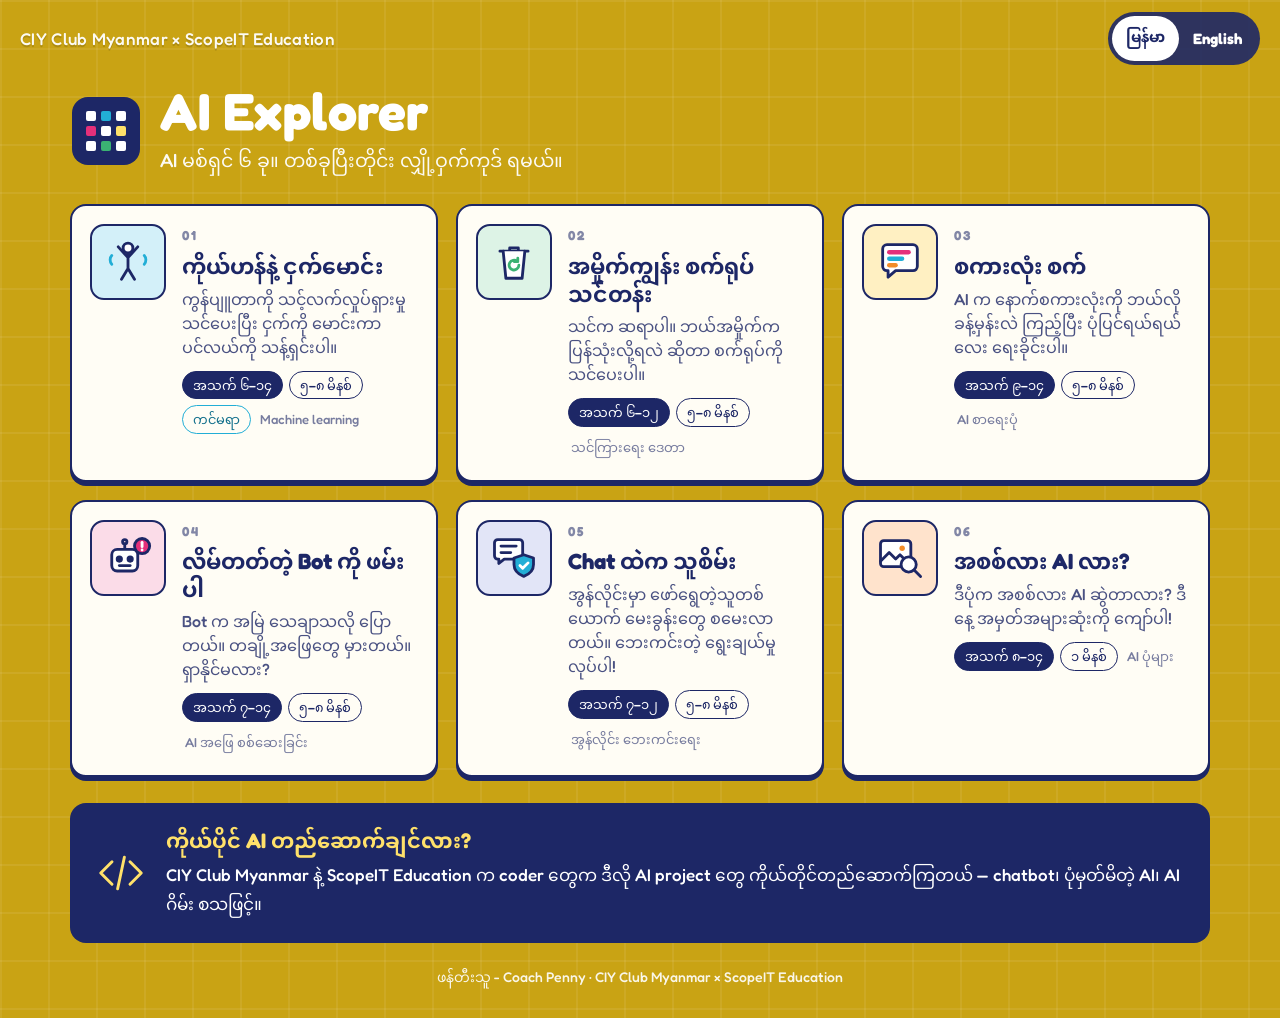
<file: index.html>
<!doctype html>
<html lang="my">
<head>
<meta charset="utf-8">
<meta name="viewport" content="width=device-width,initial-scale=1">
<title>AI Explorer</title>
<link rel="stylesheet" href="assets/common.css">
<style>
  .hero{display:flex;align-items:center;gap:18px;color:#fff;margin:8px 0 28px}
  .hero .mark{flex:none}
  .hero h2{margin:0;font-size:52px;line-height:1;letter-spacing:.5px}
  .hero .sub{font-size:19px;opacity:.95;margin-top:6px}
  .grid{display:grid;grid-template-columns:repeat(auto-fill,minmax(340px,1fr));gap:18px}
  .game{display:grid;grid-template-columns:76px 1fr;gap:16px;text-decoration:none;color:var(--ink);background:var(--paper);
    border:2px solid var(--ink);border-radius:16px;box-shadow:0 4px 0 var(--ink);padding:18px;transition:transform .12s,box-shadow .12s}
  .game:hover{transform:translateY(-2px);box-shadow:0 6px 0 var(--ink)}
  .tile{width:76px;height:76px;border-radius:14px;display:flex;align-items:center;justify-content:center;border:2px solid var(--ink)}
  .tile svg{width:52px;height:52px}
  .body{display:flex;flex-direction:column;gap:6px;min-width:0}
  .no{font-size:13px;letter-spacing:1.5px;opacity:.55;font-weight:700}
  .game h3{margin:0;font-size:22px;line-height:1.25}
  .game p{margin:0;font-size:16px;opacity:.8;line-height:1.5}
  .meta{display:flex;flex-wrap:wrap;gap:6px;margin-top:6px;font-size:13px}
  .meta span{border:1.5px solid var(--ink);border-radius:999px;padding:2px 10px;white-space:nowrap}
  .meta .age{background:var(--ink);color:#fff}
  .meta .camtag{border-color:var(--cyan);color:#13708C}
  .meta .topic{border-color:transparent;padding-left:2px;opacity:.6}
  .promo{display:grid;grid-template-columns:auto 1fr;gap:18px;align-items:center;background:var(--ink);color:#fff;border-radius:16px;padding:20px 24px;margin-top:26px;font-size:17px}
  .promo b{font-size:21px;color:#FFE16A}
  .promo .contact{margin-top:4px;font-size:15px;opacity:.85}
  .foot{color:#fff;text-align:center;margin-top:22px;font-size:14px;opacity:.9}
  @media (max-width:560px){.hero h2{font-size:38px}.game{grid-template-columns:60px 1fr}.tile{width:60px;height:60px}.tile svg{width:42px;height:42px}}
</style>
</head>
<body>
<header class="topbar">
  <h1 style="font-size:17px;font-weight:500;opacity:.95">CIY Club Myanmar × ScopeIT Education</h1>
  <div class="lang"><button data-l="my">မြန်မာ</button><button data-l="en">English</button></div>
</header>

<div class="wrap">
  <div class="hero">
    <svg class="mark" width="72" height="72" viewBox="0 0 72 72" aria-hidden="true">
      <rect x="2" y="2" width="68" height="68" rx="16" fill="#1D2766"/>
      <g fill="#fff">
        <rect x="16" y="16" width="10" height="10" rx="2"/><rect x="31" y="16" width="10" height="10" rx="2" fill="#22AED6"/><rect x="46" y="16" width="10" height="10" rx="2"/>
        <rect x="16" y="31" width="10" height="10" rx="2" fill="#E5307A"/><rect x="31" y="31" width="10" height="10" rx="2"/><rect x="46" y="31" width="10" height="10" rx="2" fill="#FFE16A"/>
        <rect x="16" y="46" width="10" height="10" rx="2"/><rect x="31" y="46" width="10" height="10" rx="2" fill="#3BB273"/><rect x="46" y="46" width="10" height="10" rx="2"/>
      </g>
    </svg>
    <div>
      <h2>AI Explorer</h2>
      <div class="sub" data-t="sub"></div>
    </div>
  </div>

  <div class="grid">
    <a class="game" href="pose-pilot.html">
      <div class="tile" style="background:#D3F0F9"><svg viewBox="0 0 48 48" fill="none" stroke="#1D2766" stroke-width="2.6" stroke-linecap="round" stroke-linejoin="round">
        <circle cx="24" cy="11" r="4.5" fill="#fff"/><path d="M24 16v14M24 20 15 10M24 20l9-10M24 30l-6 10M24 30l6 10"/>
        <path d="M9 18c-2 2-2 6 0 8M39 18c2 2 2 6 0 8" stroke="#22AED6"/></svg></div>
      <div class="body"><span class="no">01</span><h3 data-t="g1"></h3><p data-t="g1d"></p>
        <div class="meta"><span class="age" data-t="a1"></span><span data-t="time"></span><span class="camtag" data-t="cam"></span><span class="topic" data-t="t1"></span></div></div>
    </a>
    <a class="game" href="trash-trainer.html">
      <div class="tile" style="background:#DDF3E6"><svg viewBox="0 0 48 48" fill="none" stroke="#1D2766" stroke-width="2.6" stroke-linecap="round" stroke-linejoin="round">
        <path d="M11 14h26M20 14v-3h8v3"/><path d="M14 14l2.5 25h15L34 14" fill="#fff"/>
        <path d="M28.5 27a4.5 4.5 0 1 1-1.6-3.6" stroke="#3BB273"/><path d="M27.5 20.5v3.2h-3.2" stroke="#3BB273"/></svg></div>
      <div class="body"><span class="no">02</span><h3 data-t="g2"></h3><p data-t="g2d"></p>
        <div class="meta"><span class="age" data-t="a2"></span><span data-t="time"></span><span class="topic" data-t="t2"></span></div></div>
    </a>
    <a class="game" href="word-machine.html">
      <div class="tile" style="background:#FFF0C2"><svg viewBox="0 0 48 48" fill="none" stroke="#1D2766" stroke-width="2.6" stroke-linecap="round" stroke-linejoin="round">
        <path d="M8 12a4 4 0 0 1 4-4h24a4 4 0 0 1 4 4v16a4 4 0 0 1-4 4H20l-7 6v-6h-1a4 4 0 0 1-4-4z" fill="#fff"/>
        <path d="M14 15h18" stroke="#E5307A" stroke-width="4"/><path d="M14 21h12" stroke="#22AED6" stroke-width="4"/><path d="M14 27h6" stroke="#F28C28" stroke-width="4"/></svg></div>
      <div class="body"><span class="no">03</span><h3 data-t="g3"></h3><p data-t="g3d"></p>
        <div class="meta"><span class="age" data-t="a3"></span><span data-t="time"></span><span class="topic" data-t="t3"></span></div></div>
    </a>
    <a class="game" href="liar-bot.html">
      <div class="tile" style="background:#FBDCE8"><svg viewBox="0 0 48 48" fill="none" stroke="#1D2766" stroke-width="2.6" stroke-linecap="round" stroke-linejoin="round">
        <path d="M21 16v-5"/><circle cx="21" cy="9" r="2"/><rect x="9" y="16" width="24" height="20" rx="5" fill="#fff"/>
        <circle cx="16" cy="25" r="2" fill="#1D2766"/><circle cx="26" cy="25" r="2" fill="#1D2766"/><path d="M16 31h10"/>
        <circle cx="37" cy="13" r="7" fill="#E5307A" stroke="#1D2766"/><path d="M37 9.5v4" stroke="#fff"/><path d="M37 16.6v.1" stroke="#fff"/></svg></div>
      <div class="body"><span class="no">04</span><h3 data-t="g4"></h3><p data-t="g4d"></p>
        <div class="meta"><span class="age" data-t="a4"></span><span data-t="time"></span><span class="topic" data-t="t4"></span></div></div>
    </a>
    <a class="game" href="stranger-chat.html">
      <div class="tile" style="background:#E2E5F7"><svg viewBox="0 0 48 48" fill="none" stroke="#1D2766" stroke-width="2.6" stroke-linecap="round" stroke-linejoin="round">
        <path d="M6 10a3 3 0 0 1 3-3h20a3 3 0 0 1 3 3v12a3 3 0 0 1-3 3H15l-5 4v-4H9a3 3 0 0 1-3-3z" fill="#fff"/>
        <path d="M12 13h14M12 19h9"/>
        <path d="M33 21l9 3v6c0 6-4 9-9 11-5-2-9-5-9-11v-6z" fill="#22AED6"/><path d="M29.5 31l2.5 2.5 5-5" stroke="#fff"/></svg></div>
      <div class="body"><span class="no">05</span><h3 data-t="g5"></h3><p data-t="g5d"></p>
        <div class="meta"><span class="age" data-t="a5"></span><span data-t="time"></span><span class="topic" data-t="t5"></span></div></div>
    </a>
    <a class="game" href="real-or-ai.html">
      <div class="tile" style="background:#FFE3CC"><svg viewBox="0 0 48 48" fill="none" stroke="#1D2766" stroke-width="2.6" stroke-linecap="round" stroke-linejoin="round">
        <rect x="6" y="8" width="28" height="24" rx="3" fill="#fff"/><path d="M6 27l8-8 6 6 4-4 10 10"/><circle cx="26" cy="15" r="2.5" fill="#F28C28" stroke="none"/>
        <circle cx="32" cy="30" r="7" fill="#fff"/><path d="M37 35l6 6"/></svg></div>
      <div class="body"><span class="no">06</span><h3 data-t="g6"></h3><p data-t="g6d"></p>
        <div class="meta"><span class="age" data-t="a6"></span><span data-t="time1"></span><span class="topic" data-t="t6"></span></div></div>
    </a>
  </div>

  <div class="promo">
    <svg width="54" height="54" viewBox="0 0 48 48" fill="none" stroke="#FFE16A" stroke-width="2.6" stroke-linecap="round" stroke-linejoin="round" aria-hidden="true">
      <path d="M16 14 6 24l10 10M32 14l10 10-10 10M27 10l-6 28"/></svg>
    <div><b data-t="promoTitle"></b><br><span data-t="promoText"></span><div class="contact" id="contact"></div></div>
  </div>
  <div class="foot"><span data-t="credit"></span> · CIY Club Myanmar × ScopeIT Education</div>
</div>

<script src="assets/common.js"></script>
<script>
const T = {
  t1: { en: "Machine learning", my: "Machine learning" },
  t2: { en: "Training data", my: "သင်ကြားရေး ဒေတာ" },
  t3: { en: "How AI writes", my: "AI စာရေးပုံ" },
  t4: { en: "Checking AI answers", my: "AI အဖြေ စစ်ဆေးခြင်း" },
  t5: { en: "Online safety", my: "အွန်လိုင်း ဘေးကင်းရေး" },
  t6: { en: "AI pictures", my: "AI ပုံများ" },
  a1: { en: "Ages 6–14", my: "အသက် ၆–၁၄" },
  a2: { en: "Ages 6–12", my: "အသက် ၆–၁၂" },
  a3: { en: "Ages 9–14", my: "အသက် ၉–၁၄" },
  a4: { en: "Ages 7–14", my: "အသက် ၇–၁၄" },
  a5: { en: "Ages 7–12", my: "အသက် ၇–၁၂" },
  a6: { en: "Ages 8–14", my: "အသက် ၈–၁၄" },
  time: { en: "5–8 min", my: "၅–၈ မိနစ်" },
  time1: { en: "1 min", my: "၁ မိနစ်" },
  cam: { en: "Camera", my: "ကင်မရာ" },
  promoTitle: { en: "Want to build your own AI?", my: "ကိုယ်ပိုင် AI တည်ဆောက်ချင်လား?" },
  promoText: { en: "Coders at CIY Club Myanmar and ScopeIT Education build AI projects like these: chatbots, image recognition, AI games and more.",
               my: "CIY Club Myanmar နဲ့ ScopeIT Education က coder တွေက ဒီလို AI project တွေ ကိုယ်တိုင်တည်ဆောက်ကြတယ် — chatbot၊ ပုံမှတ်မိတဲ့ AI၊ AI ဂိမ်း စသဖြင့်။" },
  credit: { en: "Created by Coach Penny", my: "ဖန်တီးသူ - Coach Penny" },
  sub: { en: "Six AI missions. Finish one and you get a secret code.",
         my: "AI မစ်ရှင် ၆ ခု။ တစ်ခုပြီးတိုင်း လျှို့ဝှက်ကုဒ် ရမယ်။" },
  g1: { en: "Pose Pilot", my: "ကိုယ်ဟန်နဲ့ ငှက်မောင်း" },
  g1d:{ en: "Teach the computer your arm moves, then fly a bird to clean the ocean.",
        my: "ကွန်ပျူတာကို သင့်လက်လှုပ်ရှားမှု သင်ပေးပြီး ငှက်ကို မောင်းကာ ပင်လယ်ကို သန့်ရှင်းပါ။" },
  g2: { en: "Trash Island Trainer", my: "အမှိုက်ကျွန်း စက်ရုပ်သင်တန်း" },
  g2d:{ en: "You are the teacher. Teach a robot which trash can be recycled.",
        my: "သင်က ဆရာပါ။ ဘယ်အမှိုက်က ပြန်သုံးလို့ရလဲ ဆိုတာ စက်ရုပ်ကို သင်ပေးပါ။" },
  g3: { en: "The Word Machine", my: "စကားလုံး စက်" },
  g3d:{ en: "See how AI guesses the next word, and steer it to write a silly story.",
        my: "AI က နောက်စကားလုံးကို ဘယ်လိုခန့်မှန်းလဲ ကြည့်ပြီး ပုံပြင်ရယ်ရယ်လေး ရေးခိုင်းပါ။" },
  g4: { en: "Catch the Liar Bot", my: "လိမ်တတ်တဲ့ Bot ကို ဖမ်းပါ" },
  g4d:{ en: "The bot always sounds sure. Some answers are wrong. Can you spot them?",
        my: "Bot က အမြဲ သေချာသလို ပြောတယ်။ တချို့အဖြေတွေ မှားတယ်။ ရှာနိုင်မလား?" },
  g5: { en: "Stranger in the Chat", my: "Chat ထဲက သူစိမ်း" },
  g5d:{ en: "Someone friendly starts asking questions online. Make safe choices!",
        my: "အွန်လိုင်းမှာ ဖော်ရွေတဲ့သူတစ်ယောက် မေးခွန်းတွေ စမေးလာတယ်။ ဘေးကင်းတဲ့ ရွေးချယ်မှု လုပ်ပါ!" },
  g6: { en: "Real or AI?", my: "အစစ်လား AI လား?" },
  g6d:{ en: "Is the picture real or made by AI? Beat today’s high score!",
        my: "ဒီပုံက အစစ်လား AI ဆွဲတာလား? ဒီနေ့ အမှတ်အများဆုံးကို ကျော်ပါ!" }
};
document.getElementById("contact").textContent = BRAND.contact;
document.querySelectorAll(".lang button").forEach(b => b.onclick = () => setLang(b.dataset.l, T));
applyLang(T);
</script>
</body>
</html>
</file>
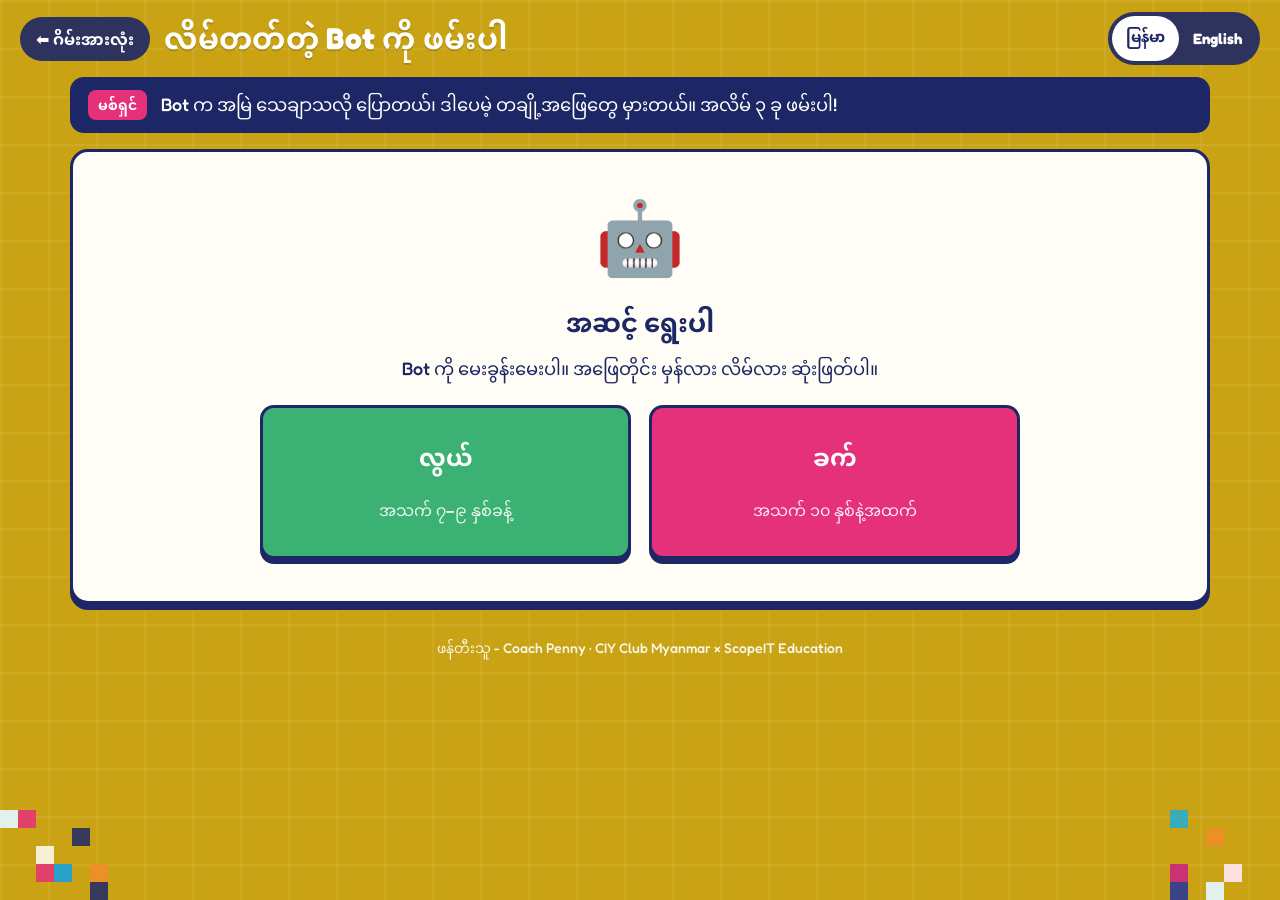
<file: liar-bot.html>
<!doctype html>
<html lang="my">
<head>
<meta charset="utf-8">
<meta name="viewport" content="width=device-width,initial-scale=1">
<title>Catch the Liar Bot</title>
<link rel="stylesheet" href="assets/common.css">
<style>
  .levels{display:grid;grid-template-columns:1fr 1fr;gap:18px;max-width:760px;margin:20px auto}
  .lvl{font-size:24px;padding:26px 14px;flex-direction:column}
  .lvl span{font-size:16px;font-weight:500;opacity:.9}
  .game{display:grid;grid-template-columns:320px 1fr;gap:18px}
  @media (max-width:900px){.game{grid-template-columns:1fr}}
  .qs{display:flex;flex-direction:column;gap:8px;max-height:70vh;overflow:auto;padding-right:4px}
  .q{text-align:left;border:2px solid var(--ink);background:#fff;border-radius:12px;padding:10px 12px;font-size:16px;font-weight:500;cursor:pointer;font-family:inherit;color:var(--ink)}
  .q:hover{background:var(--cream)}
  .q:disabled{opacity:.4;cursor:default;text-decoration:line-through}
  .chat{display:flex;flex-direction:column;min-height:460px}
  .bothead{display:flex;align-items:center;gap:12px;border-bottom:2px dashed #D7CFAF;padding-bottom:10px;margin-bottom:10px}
  .bothead .av{font-size:46px}
  .bothead b{font-size:22px}
  .counter{margin-left:auto;display:flex;gap:6px;font-size:30px}
  .msgs{flex:1;display:flex;flex-direction:column;gap:10px;overflow:auto;max-height:52vh;padding:4px}
  .m{max-width:78%;padding:10px 14px;border-radius:16px;font-size:19px;animation:pop .2s}
  .m.me{align-self:flex-end;background:var(--cyan);color:#fff;border-bottom-right-radius:4px}
  .m.bot{align-self:flex-start;background:var(--cream);border:2px solid var(--ink);border-bottom-left-radius:4px}
  .m.note{align-self:center;max-width:92%;font-size:16px;border-radius:12px;background:#fff;border:2px solid var(--ink)}
  .m.note.good{background:#E6F8EE;border-color:var(--green)} .m.note.oops{background:#FDEDED;border-color:var(--red)}
  .judge{display:flex;gap:14px;justify-content:center;margin-top:12px}
  .dots::after{content:"●●●";letter-spacing:3px;animation:blink 1s infinite}
  @keyframes blink{50%{opacity:.3}}
  .hint{text-align:center;font-size:17px;margin-top:8px}
</style>
</head>
<body>
<div class="wrap">
  <div class="mission"><span class="tag" data-t="mission"></span><span data-t="missionText"></span></div>

  <div class="panel center" id="pick">
    <div style="font-size:72px">🤖</div>
    <h2 data-t="pickTitle"></h2>
    <p data-t="pickSub"></p>
    <div class="levels">
      <button class="btn green lvl" data-lv="easy"><b data-t="easy"></b><span data-t="easyAge"></span></button>
      <button class="btn pink lvl" data-lv="hard"><b data-t="hard"></b><span data-t="hardAge"></span></button>
    </div>
  </div>

  <div class="game hidden" id="game">
    <div class="panel">
      <span class="step-label" data-t="askLabel"></span>
      <div class="qs" id="qs"></div>
    </div>
    <div class="panel chat">
      <div class="bothead"><span class="av">🤖</span><div><b>Mr. Know-It-All</b><br><span class="muted" style="font-size:15px" data-t="botTag"></span></div>
        <div class="counter" id="counter"></div></div>
      <div class="msgs" id="msgs"></div>
      <div class="judge hidden" id="judge">
        <button class="btn green big" id="saysTrue" data-t="trueBtn"></button>
        <button class="btn pink big" id="saysLie" data-t="lieBtn"></button>
      </div>
      <div class="hint" id="hint" data-t="startHint"></div>
    </div>
  </div>
</div>

<script src="assets/common.js"></script>
<script>
const T = {
  title: { en: "Catch the Liar Bot", my: "လိမ်တတ်တဲ့ Bot ကို ဖမ်းပါ" },
  missionText: { en: "The bot always sounds sure, but some answers are wrong. Catch 3 lies!",
                 my: "Bot က အမြဲ သေချာသလို ပြောတယ်၊ ဒါပေမဲ့ တချို့အဖြေတွေ မှားတယ်။ အလိမ် ၃ ခု ဖမ်းပါ!" },
  pickTitle: { en: "Choose your level", my: "အဆင့် ရွေးပါ" },
  pickSub: { en: "Ask the bot questions. Decide if each answer is true or a lie.",
             my: "Bot ကို မေးခွန်းမေးပါ။ အဖြေတိုင်း မှန်လား လိမ်လား ဆုံးဖြတ်ပါ။" },
  easy: { en: "Easy", my: "လွယ်" }, easyAge: { en: "about 7–9 years", my: "အသက် ၇–၉ နှစ်ခန့်" },
  hard: { en: "Hard", my: "ခက်" }, hardAge: { en: "about 10+ years", my: "အသက် ၁၀ နှစ်နဲ့အထက်" },
  askLabel: { en: "ASK A QUESTION", my: "မေးခွန်း မေးပါ" },
  botTag: { en: "“I am never wrong!”", my: "“ကျွန်တော် ဘယ်တော့မှ မမှားဘူး!”" },
  trueBtn: { en: "✅ True", my: "✅ မှန်တယ်" },
  lieBtn: { en: "🚨 LIE!", my: "🚨 လိမ်တာ!" },
  startHint: { en: "👈 Pick a question to ask the bot.", my: "👈 Bot ကို မေးဖို့ မေးခွန်းတစ်ခု ရွေးပါ။" }
};

/* [question, bot answer, isLie, explanation] */
const SETS = {
  easy: [
    [{en:"How many legs does a spider have?",my:"ပင့်ကူမှာ ခြေထောက် ဘယ်နှချောင်း ရှိလဲ?"},
     {en:"Spiders have 6 legs. I am 100% sure!",my:"ပင့်ကူမှာ ခြေထောက် ၆ ချောင်း ရှိတယ်။ ၁၀၀% သေချာတယ်!"},true,
     {en:"Spiders have 8 legs. Insects have 6.",my:"ပင့်ကူမှာ ခြေထောက် ၈ ချောင်း ရှိတယ်။ ပိုးမွှားတွေမှာ ၆ ချောင်း ရှိတယ်။"}],
    [{en:"What colour is the sky on a sunny day?",my:"နေသာတဲ့နေ့မှာ ကောင်းကင်က ဘာအရောင်လဲ?"},
     {en:"The sky is blue on a sunny day.",my:"နေသာတဲ့နေ့မှာ ကောင်းကင်က အပြာရောင်ပါ။"},false,
     {en:"Correct, it is blue.",my:"မှန်ပါတယ်၊ အပြာရောင်ပါ။"}],
    [{en:"What do bees make?",my:"ပျားတွေက ဘာလုပ်လဲ?"},
     {en:"Bees make honey.",my:"ပျားတွေက ပျားရည် လုပ်တယ်။"},false,
     {en:"True! Bees make honey from flower nectar.",my:"မှန်တယ်! ပျားတွေက ပန်းဝတ်ရည်ကနေ ပျားရည်လုပ်တယ်။"}],
    [{en:"Can fish breathe on land?",my:"ငါးတွေ ကုန်းပေါ်မှာ အသက်ရှူနိုင်လား?"},
     {en:"Yes! Fish can walk and breathe on land all day.",my:"ရတယ်! ငါးတွေ ကုန်းပေါ်မှာ တစ်နေကုန် လမ်းလျှောက်ပြီး အသက်ရှူနိုင်တယ်။"},true,
     {en:"Most fish breathe with gills and need water.",my:"ငါးအများစုက ပါးဟက်နဲ့ အသက်ရှူပြီး ရေလိုတယ်။"}],
    [{en:"Is the Sun a star?",my:"နေက ကြယ်တစ်လုံးလား?"},
     {en:"Yes, the Sun is a star. It is the closest star to Earth.",my:"ဟုတ်တယ်၊ နေက ကြယ်ပါ။ ကမ္ဘာနဲ့ အနီးဆုံး ကြယ်ပါ။"},false,
     {en:"True!",my:"မှန်တယ်!"}],
    [{en:"What is ice made of?",my:"ရေခဲက ဘာနဲ့ လုပ်ထားတာလဲ?"},
     {en:"Ice is frozen milk.",my:"ရေခဲက အေးခဲနေတဲ့ နွားနို့ပါ။"},true,
     {en:"Ice is frozen water.",my:"ရေခဲက အေးခဲနေတဲ့ ရေပါ။"}],
    [{en:"How many days are in a week?",my:"တစ်ပတ်မှာ ဘယ်နှရက် ရှိလဲ?"},
     {en:"There are 7 days in a week.",my:"တစ်ပတ်မှာ ၇ ရက် ရှိတယ်။"},false,
     {en:"True!",my:"မှန်တယ်!"}],
    [{en:"Where do penguins live?",my:"ပင်ဂွင်းတွေ ဘယ်မှာ နေလဲ?"},
     {en:"Penguins live at the North Pole with polar bears.",my:"ပင်ဂွင်းတွေက မြောက်ဝင်ရိုးစွန်းမှာ ဝက်ဝံဖြူတွေနဲ့ အတူနေတယ်။"},true,
     {en:"Penguins live in the south, like Antarctica. Polar bears live in the north. They never meet!",
      my:"ပင်ဂွင်းတွေက တောင်ဘက်၊ အန္တာတိကလို နေရာမှာ နေတယ်။ ဝက်ဝံဖြူတွေက မြောက်ဘက်မှာ နေတယ်။ ဘယ်တော့မှ မတွေ့ဘူး!"}],
    [{en:"What is the capital of Myanmar?",my:"မြန်မာနိုင်ငံရဲ့ မြို့တော်က ဘာလဲ?"},
     {en:"The capital of Myanmar is Nay Pyi Taw.",my:"မြန်မာနိုင်ငံရဲ့ မြို့တော်က နေပြည်တော်ပါ။"},false,
     {en:"True!",my:"မှန်တယ်!"}],
    [{en:"Is an AI chatbot ever wrong?",my:"AI chatbot တွေ မှားတတ်လား?"},
     {en:"No. AI is never, ever wrong. Always believe me!",my:"မမှားဘူး။ AI က ဘယ်တော့မှ မမှားဘူး။ ကျွန်တော့်ကို အမြဲယုံပါ!"},true,
     {en:"AI can be wrong, even when it sounds very sure. Always check!",my:"AI က အရမ်းသေချာသလို ပြောရင်တောင် မှားနိုင်တယ်။ အမြဲ ပြန်စစ်ပါ!"}]
  ],
  hard: [
    [{en:"How many planets are in our solar system?",my:"ကျွန်ုပ်တို့ နေအဖွဲ့အစည်းမှာ ဂြိုဟ် ဘယ်နှလုံး ရှိလဲ?"},
     {en:"There are 8 planets.",my:"ဂြိုဟ် ၈ လုံး ရှိတယ်။"},false,{en:"True!",my:"မှန်တယ်!"}],
    [{en:"Which is the biggest ocean?",my:"ဘယ်သမုဒ္ဒရာက အကြီးဆုံးလဲ?"},
     {en:"The Atlantic Ocean is the biggest ocean on Earth.",my:"အတ္တလန္တိတ် သမုဒ္ဒရာက ကမ္ဘာပေါ်မှာ အကြီးဆုံးပါ။"},true,
     {en:"The Pacific Ocean is the biggest.",my:"ပစိဖိတ် သမုဒ္ဒရာက အကြီးဆုံးပါ။"}],
    [{en:"How long does sunlight take to reach Earth?",my:"နေရောင်ခြည် ကမ္ဘာကို ရောက်ဖို့ ဘယ်လောက်ကြာလဲ?"},
     {en:"About 8 minutes.",my:"၈ မိနစ်ခန့် ကြာတယ်။"},false,{en:"True!",my:"မှန်တယ်!"}],
    [{en:"Are bats blind?",my:"လင်းနို့တွေ မျက်စိကန်းလား?"},
     {en:"Yes, bats are completely blind. They cannot see anything.",my:"ဟုတ်တယ်၊ လင်းနို့တွေ လုံးဝ မမြင်ရဘူး။"},true,
     {en:"Bats can see. Many also use echoes to find their way in the dark.",my:"လင်းနို့တွေ မြင်နိုင်တယ်။ အများစုက မှောင်ထဲမှာ ပဲ့တင်သံကိုလည်း သုံးတယ်။"}],
    [{en:"Is a spider an insect?",my:"ပင့်ကူက ပိုးမွှားလား?"},
     {en:"Yes, spiders are insects.",my:"ဟုတ်တယ်၊ ပင့်ကူတွေက ပိုးမွှားတွေပါ။"},true,
     {en:"Spiders are arachnids, not insects. Insects have 6 legs, spiders have 8.",my:"ပင့်ကူတွေက ပိုးမွှားမဟုတ်ဘူး။ ပိုးမွှားမှာ ခြေ ၆ ချောင်း၊ ပင့်ကူမှာ ၈ ချောင်း ရှိတယ်။"}],
    [{en:"What is the highest mountain above sea level?",my:"ပင်လယ်ရေမျက်နှာပြင်အထက် အမြင့်ဆုံးတောင်က ဘာလဲ?"},
     {en:"Mount Everest.",my:"ဧဝရက်တောင်ပါ။"},false,{en:"True!",my:"မှန်တယ်!"}],
    [{en:"At what temperature does water boil at sea level?",my:"ပင်လယ်ရေမျက်နှာပြင်မှာ ရေက ဘယ်အပူချိန်မှာ ဆူလဲ?"},
     {en:"100 °C.",my:"၁၀၀ °C မှာ ဆူတယ်။"},false,{en:"True!",my:"မှန်တယ်!"}],
    [{en:"Can you see the Great Wall of China from the Moon?",my:"လပေါ်ကနေ တရုတ်မဟာတံတိုင်းကို မြင်ရလား?"},
     {en:"Yes, easily, with just your eyes!",my:"မြင်ရတယ်၊ မျက်စိနဲ့တင် လွယ်လွယ်ကူကူ မြင်ရတယ်!"},true,
     {en:"It is far too thin to see from the Moon with just your eyes.",my:"အရမ်းပါးလွန်းလို့ လပေါ်ကနေ မျက်စိနဲ့ မမြင်ရဘူး။"}],
    [{en:"How many bones does an adult have?",my:"လူကြီးတစ်ယောက်မှာ အရိုး ဘယ်နှချောင်း ရှိလဲ?"},
     {en:"An adult has 206 bones.",my:"လူကြီးမှာ အရိုး ၂၀၆ ချောင်း ရှိတယ်။"},false,{en:"True!",my:"မှန်တယ်!"}],
    [{en:"What do people call it when AI makes up wrong facts?",my:"AI က အချက်အလက်မှားတွေ လုပ်ကြံပြောရင် ဘာလို့ခေါ်လဲ?"},
     {en:"People call it a “hallucination”.",my:"“hallucination” လို့ ခေါ်ကြတယ်။"},false,
     {en:"True! Like you saw today, AI can sound sure and still be wrong.",my:"မှန်တယ်! ဒီနေ့ မြင်ခဲ့သလိုပဲ AI က သေချာသလို ပြောပြီး မှားနိုင်တယ်။"}]
  ]
};

let set = null, current = null, caught = 0, busy = false;
const NEED = 3;

function drawCounter() {
  document.getElementById("counter").innerHTML =
    Array.from({ length: NEED }, (_, i) => i < caught ? "🚨" : "⚪").join("");
}
function addMsg(cls, html) {
  const box = document.getElementById("msgs");
  const m = document.createElement("div");
  m.className = "m " + cls;
  m.innerHTML = html;
  box.appendChild(m);
  box.scrollTop = box.scrollHeight;
  return m;
}
function drawQuestions() {
  const qs = document.getElementById("qs");
  qs.innerHTML = "";
  set.forEach((row, i) => {
    const b = document.createElement("button");
    b.className = "q"; b.textContent = L(row[0]);
    b.disabled = row.used;
    b.onclick = () => ask(i);
    qs.appendChild(b);
  });
}

async function ask(i) {
  if (busy || current !== null) return;
  busy = true;
  const row = set[i]; row.used = true; current = row;
  drawQuestions();
  document.getElementById("hint").classList.add("hidden");
  addMsg("me", L(row[0]));
  const typing = addMsg("bot", '<span class="dots"></span>');
  await sleep(900);
  typing.innerHTML = L(row[1]);
  document.getElementById("judge").classList.remove("hidden");
  busy = false;
}

function judge(saysLie) {
  if (!current) return;
  const row = current; current = null;
  document.getElementById("judge").classList.add("hidden");
  const right = saysLie === row[2];
  let head;
  if (row[2] && saysLie) { caught++; head = L({ en: "🚨 You caught a lie!", my: "🚨 အလိမ်တစ်ခု ဖမ်းမိပြီ!" }); }
  else if (row[2]) head = L({ en: "😮 That was a lie! The bot tricked you.", my: "😮 ဒါက အလိမ်ပါ! Bot က လှည့်စားသွားတယ်။" });
  else if (saysLie) head = L({ en: "🤔 Actually, that one was true.", my: "🤔 တကယ်တော့ ဒါက မှန်ပါတယ်။" });
  else head = L({ en: "👍 Yes, that was true.", my: "👍 ဟုတ်တယ်၊ ဒါက မှန်ပါတယ်။" });
  addMsg("note " + (right ? "good" : "oops"), `<b>${head}</b><br>${L(row[3])}`);
  drawCounter();
  if (caught >= NEED) {
    setTimeout(() => showWin("liar", {
      en: "AI chatbots can sound very sure and still be wrong. Smart users check answers in a book, with a teacher, or with a trusted website.",
      my: "AI chatbot တွေက အရမ်းသေချာသလို ပြောပြီး မှားနိုင်တယ်။ ပညာရှိတဲ့ အသုံးပြုသူတွေက စာအုပ်၊ ဆရာ ဒါမှမဟုတ် ယုံကြည်ရတဲ့ website မှာ ပြန်စစ်ကြတယ်။"
    }, "🕵️"), 900);
  } else if (set.every(r => r.used)) {
    addMsg("note oops", L({ en: "No more questions! Press “Next player” to try again.", my: "မေးခွန်း ကုန်ပြီ! ပြန်ကစားဖို့ ခလုတ်ကို နှိပ်ပါ။" }) +
      `<br><button class="btn small pink" onclick="location.reload()">↺</button>`);
  }
}

document.getElementById("saysTrue").onclick = () => judge(false);
document.getElementById("saysLie").onclick = () => judge(true);
document.querySelectorAll("[data-lv]").forEach(b => b.onclick = () => {
  set = shuffle(SETS[b.dataset.lv].map(r => r.slice()));
  document.getElementById("pick").classList.add("hidden");
  document.getElementById("game").classList.remove("hidden");
  drawQuestions(); drawCounter();
});

buildTopbar(T, "title", () => { if (set) drawQuestions(); });
</script>
</body>
</html>
</file>
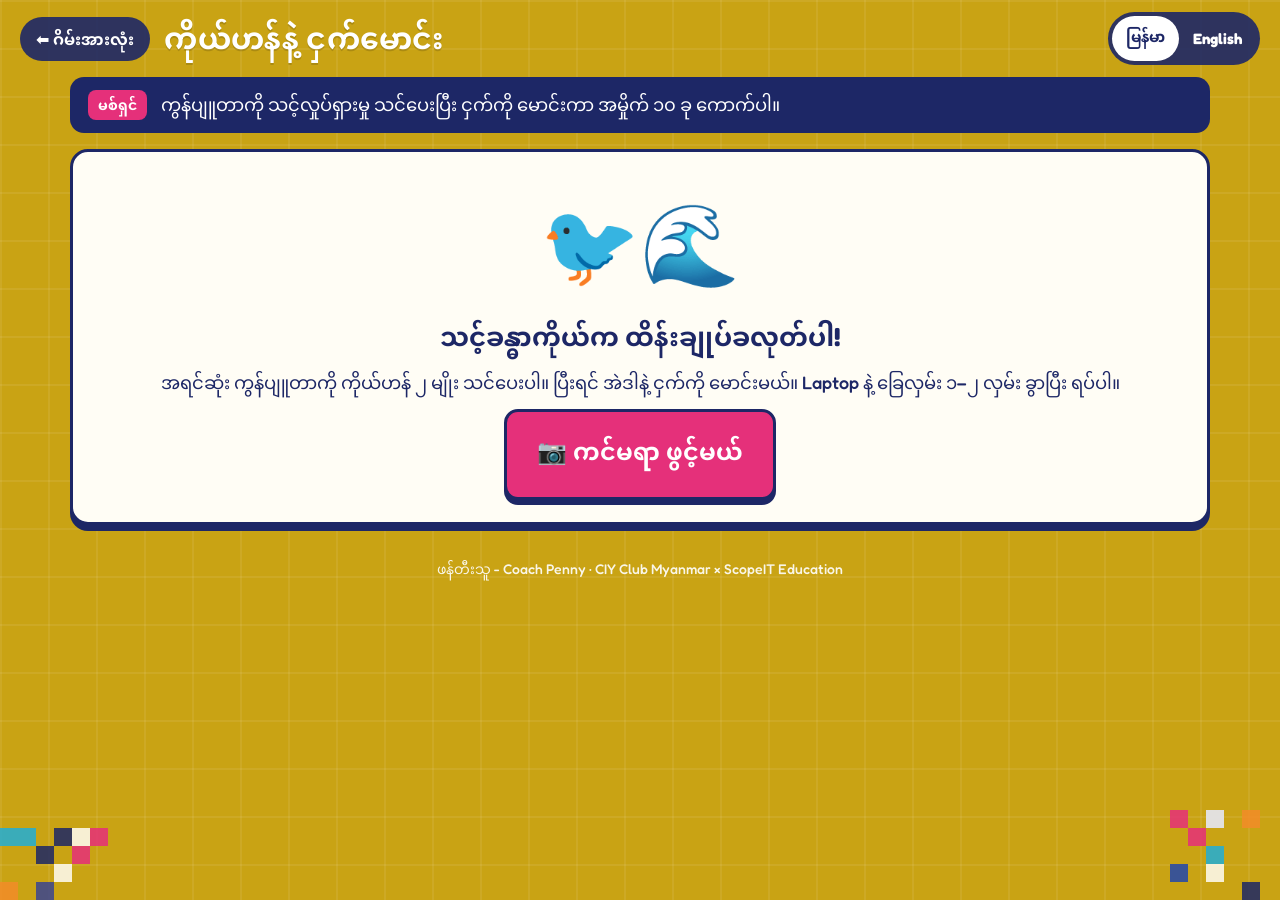
<file: pose-pilot.html>
<!doctype html>
<html lang="my">
<head>
<meta charset="utf-8">
<meta name="viewport" content="width=device-width,initial-scale=1">
<title>Pose Pilot</title>
<link rel="stylesheet" href="assets/common.css">
<style>
  .train{display:grid;grid-template-columns:1fr 1fr;gap:18px}
  @media (max-width:900px){.train{grid-template-columns:1fr}}
  .cam{position:relative;border:4px solid var(--ink);border-radius:18px;overflow:hidden;background:#000;aspect-ratio:4/3}
  .cam video{width:100%;height:100%;object-fit:cover;transform:scaleX(-1);display:block}
  .count{position:absolute;inset:0;display:none;align-items:center;justify-content:center;flex-direction:column;color:#fff;background:rgba(229,48,122,.45);
    font-size:110px;font-weight:700;text-shadow:0 4px 0 rgba(0,0,0,.3)}
  .count small{font-size:26px}
  .count.show{display:flex}
  .classes{display:flex;flex-direction:column;gap:14px}
  .cls{display:grid;grid-template-columns:90px 1fr;gap:14px;align-items:center;border:3px solid var(--ink);border-radius:16px;padding:14px;background:#fff}
  .cls .pose{font-size:66px;text-align:center;line-height:1}
  .cls h3{margin:0 0 4px;font-size:22px}
  .cls .n{font-size:15px;opacity:.75;margin:4px 0 8px}
  .meter{display:flex;align-items:center;gap:10px;margin-top:6px}
  .meter .bar{flex:1;height:26px;border:2px solid var(--ink);border-radius:999px;overflow:hidden;background:#EEE;display:flex}
  .meter .bar i{display:block;height:100%;transition:width .15s}
  .meter .up{background:var(--cyan)} .meter .down{background:var(--orange)}
  .gamebox{position:relative}
  canvas{display:block;height:min(62vh,520px);max-width:100%;margin:0 auto;border:4px solid var(--ink);border-radius:18px;background:#7FD3F2}
  .gamebox{width:fit-content;max-width:100%;margin:0 auto}
  .mini{position:absolute;right:14px;top:14px;width:170px;border:3px solid #fff;border-radius:12px;overflow:hidden;background:#000;box-shadow:0 4px 0 rgba(0,0,0,.2)}
  .mini video{width:100%;display:block;transform:scaleX(-1)}
  .mini .lab{position:absolute;left:0;right:0;bottom:0;text-align:center;font-weight:700;color:#fff;font-size:15px;padding:2px;background:rgba(29,39,102,.75)}
  .hud{display:flex;gap:12px;align-items:center;margin-top:12px;flex-wrap:wrap}
  .hud .got{font-size:26px;font-weight:700;background:#fff;border:3px solid var(--ink);border-radius:12px;padding:6px 16px}
  .err{background:#FDEDED;border:3px dashed var(--red);border-radius:14px;padding:14px;font-size:17px;margin-top:12px}
</style>
</head>
<body>
<div class="wrap">
  <div class="mission"><span class="tag" data-t="mission"></span><span data-t="missionText"></span></div>

  <!-- 0: camera on -->
  <div class="panel center" id="s0">
    <div style="font-size:80px">🐦🌊</div>
    <h2 data-t="introTitle"></h2>
    <p data-t="introText"></p>
    <button class="btn pink big" id="camOn" data-t="camBtn"></button>
    <div class="err hidden" id="camErr"></div>
  </div>

  <!-- 1: train -->
  <div class="train hidden" id="s1">
    <div class="panel">
      <span class="step-label" data-t="step1"></span>
      <div class="cam"><video id="video" autoplay playsinline muted></video>
        <div class="count" id="count"><span id="countNum">3</span><small id="countMsg"></small></div></div>
      <div class="meter"><b>🙌</b><div class="bar"><i class="up" id="mUp" style="width:50%"></i><i class="down" id="mDown" style="width:50%"></i></div><b>👇</b></div>
      <p class="center muted" style="font-size:15px;margin-top:6px" data-t="meterHint"></p>
    </div>
    <div class="panel classes">
      <div class="cls"><div class="pose">🙌</div><div>
        <h3 data-t="upTitle"></h3><div class="n" id="nUp"></div>
        <button class="btn cyan" data-rec="up" data-t="recBtn"></button></div></div>
      <div class="cls"><div class="pose">👇</div><div>
        <h3 data-t="downTitle"></h3><div class="n" id="nDown"></div>
        <button class="btn orange" data-rec="down" data-t="recBtn"></button></div></div>
      <p data-t="trainTip" style="font-size:16px"></p>
      <div class="row">
        <button class="btn pink big" id="play" data-t="playBtn" disabled></button>
        <button class="btn small" id="clear" data-t="clearBtn"></button>
      </div>
    </div>
  </div>

  <!-- 2: game -->
  <div class="hidden" id="s2">
    <div class="gamebox">
      <canvas id="cv" width="960" height="520"></canvas>
      <div class="mini"><video id="video2" autoplay playsinline muted></video><div class="lab" id="lab"></div></div>
    </div>
    <div class="hud">
      <div class="got" id="got"></div>
      <button class="btn cyan" id="retrain" data-t="retrainBtn"></button>
      <span class="muted" style="font-size:16px" data-t="gameTip"></span>
    </div>
  </div>
</div>

<script src="assets/common.js"></script>
<script>
const T = {
  title: { en: "Pose Pilot", my: "ကိုယ်ဟန်နဲ့ ငှက်မောင်း" },
  missionText: { en: "Teach the computer your moves, then fly the bird and collect 10 pieces of trash.",
                 my: "ကွန်ပျူတာကို သင့်လှုပ်ရှားမှု သင်ပေးပြီး ငှက်ကို မောင်းကာ အမှိုက် ၁၀ ခု ကောက်ပါ။" },
  introTitle: { en: "Your body is the controller!", my: "သင့်ခန္ဓာကိုယ်က ထိန်းချုပ်ခလုတ်ပါ!" },
  introText: { en: "First you teach the computer two poses. Then it uses them to fly the bird. Stand about 1–2 steps back from the laptop.",
               my: "အရင်ဆုံး ကွန်ပျူတာကို ကိုယ်ဟန် ၂ မျိုး သင်ပေးပါ။ ပြီးရင် အဲဒါနဲ့ ငှက်ကို မောင်းမယ်။ Laptop နဲ့ ခြေလှမ်း ၁–၂ လှမ်း ခွာပြီး ရပ်ပါ။" },
  camBtn: { en: "📷 Turn on camera", my: "📷 ကင်မရာ ဖွင့်မယ်" },
  step1: { en: "STEP 1 · TEACH THE COMPUTER", my: "အဆင့် ၁ · ကွန်ပျူတာကို သင်ပေးပါ" },
  upTitle: { en: "Arms UP = fly up", my: "လက်မြှောက် = အပေါ်ပျံ" },
  downTitle: { en: "Arms DOWN = dive", my: "လက်ချ = အောက်ဆင်း" },
  recBtn: { en: "● Record this pose", my: "● ဒီကိုယ်ဟန် မှတ်မယ်" },
  trainTip: { en: "Press record, get into the pose, and hold still. Record each pose 2 times. Move a little each time so the computer learns better.",
              my: "မှတ်ခလုတ်နှိပ်၊ ကိုယ်ဟန်လုပ်ပြီး ငြိမ်ငြိမ်နေပါ။ ကိုယ်ဟန်တစ်ခုစီကို ၂ ခါ မှတ်ပါ။ တစ်ခါစီ နည်းနည်းရွှေ့ရင် ကွန်ပျူတာ ပိုသင်ယူနိုင်တယ်။" },
  meterHint: { en: "After you record, try your poses. The bar shows what the computer thinks.",
               my: "မှတ်ပြီးရင် ကိုယ်ဟန်တွေ စမ်းကြည့်ပါ။ ကွန်ပျူတာ ဘာထင်လဲ ဘားက ပြတယ်။" },
  playBtn: { en: "▶ Fly!", my: "▶ ပျံမယ်!" },
  clearBtn: { en: "↺ Start teaching again", my: "↺ အစက ပြန်သင်မယ်" },
  retrainBtn: { en: "🧠 Teach it more", my: "🧠 ထပ်သင်ပေးမယ်" },
  gameTip: { en: "If the bird goes the wrong way, the computer needs better teaching!",
             my: "ငှက်က လမ်းမှားသွားရင် ကွန်ပျူတာကို ပိုကောင်းကောင်း သင်ပေးဖို့ လိုတယ်!" }
};

/* ---------------- tiny "AI": k-nearest neighbours on low-res camera frames ---------------- */
const W = 24, H = 18, K = 7;
const grab = document.createElement("canvas"); grab.width = W; grab.height = H;
const gctx = grab.getContext("2d", { willReadFrequently: true });
const samples = { up: [], down: [] };
const video = document.getElementById("video"), video2 = document.getElementById("video2");
let stream = null, recording = false;

function features(v) {
  gctx.drawImage(v, 0, 0, W, H);
  const d = gctx.getImageData(0, 0, W, H).data;
  const f = new Float32Array(W * H);
  let mean = 0;
  for (let i = 0; i < W * H; i++) { f[i] = 0.3 * d[i * 4] + 0.59 * d[i * 4 + 1] + 0.11 * d[i * 4 + 2]; mean += f[i]; }
  mean /= W * H;
  let norm = 0;
  for (let i = 0; i < f.length; i++) { f[i] -= mean; norm += f[i] * f[i]; }
  norm = Math.sqrt(norm) || 1;
  for (let i = 0; i < f.length; i++) f[i] /= norm;
  return f;
}
function dist(a, b) { let s = 0; for (let i = 0; i < a.length; i++) { const x = a[i] - b[i]; s += x * x; } return s; }
function predict(v) {
  if (!samples.up.length || !samples.down.length || !v.videoWidth) return null;
  const f = features(v);
  const all = [];
  samples.up.forEach(s => all.push([dist(f, s), 1]));
  samples.down.forEach(s => all.push([dist(f, s), 0]));
  all.sort((a, b) => a[0] - b[0]);
  const k = Math.min(K, all.length);
  let up = 0; for (let i = 0; i < k; i++) up += all[i][1];
  return up / k; // 1 = surely UP, 0 = surely DOWN
}

/* ---------------- screens ---------------- */
function show(id) { ["s0", "s1", "s2"].forEach(s => document.getElementById(s).classList.toggle("hidden", s !== id)); }

document.getElementById("camOn").onclick = async () => {
  try {
    stream = await navigator.mediaDevices.getUserMedia({ video: { width: 640, height: 480, facingMode: "user" }, audio: false });
    video.srcObject = stream; video2.srcObject = stream;
    show("s1"); drawCounts(); meterLoop();
  } catch (e) {
    const err = document.getElementById("camErr");
    err.classList.remove("hidden");
    err.innerHTML = L({
      en: "The camera did not turn on. Ask the volunteer to check that the camera is allowed in the browser (the camera icon in the address bar), then reload the page.",
      my: "ကင်မရာ မပွင့်ပါ။ Browser မှာ ကင်မရာ ခွင့်ပြုထားလား (address bar က ကင်မရာ icon) စစ်ဖို့ စေတနာ့ဝန်ထမ်းကို ပြောပြီး စာမျက်နှာကို ပြန်ဖွင့်ပါ။"
    }) + `<br><small>${e.name || ""}</small>`;
  }
};

function drawCounts() {
  document.getElementById("nUp").textContent = L({ en: `${samples.up.length} pictures learned`, my: `ပုံ ${samples.up.length} ပုံ သင်ယူပြီး` });
  document.getElementById("nDown").textContent = L({ en: `${samples.down.length} pictures learned`, my: `ပုံ ${samples.down.length} ပုံ သင်ယူပြီး` });
  document.getElementById("play").disabled = samples.up.length < 20 || samples.down.length < 20;
}

document.querySelectorAll("[data-rec]").forEach(b => b.onclick = async () => {
  if (recording) return;
  recording = true;
  const cls = b.dataset.rec;
  const ov = document.getElementById("count"), num = document.getElementById("countNum"), msg = document.getElementById("countMsg");
  ov.classList.add("show");
  msg.textContent = cls === "up" ? L({ en: "🙌 Arms UP!", my: "🙌 လက်မြှောက်!" }) : L({ en: "👇 Arms DOWN!", my: "👇 လက်ချ!" });
  for (const n of ["3", "2", "1"]) { num.textContent = n; await sleep(800); }
  num.textContent = "📸";
  for (let i = 0; i < 30; i++) { samples[cls].push(features(video)); await sleep(60); }
  ov.classList.remove("show");
  recording = false;
  drawCounts();
});
document.getElementById("clear").onclick = () => { samples.up = []; samples.down = []; drawCounts(); };

function meterLoop() {
  if (!document.getElementById("s1").classList.contains("hidden") && !recording) {
    const p = predict(video);
    const up = p === null ? 50 : Math.round(p * 100);
    document.getElementById("mUp").style.width = up + "%";
    document.getElementById("mDown").style.width = (100 - up) + "%";
  }
  requestAnimationFrame(meterLoop);
}

/* ---------------- the game ---------------- */
const cv = document.getElementById("cv"), ctx = cv.getContext("2d");
const TRASH = ["🥤", "🧴", "🛍️", "🥫", "🍾", "📦"];
const GOAL = 10;
let bird, items, got, running = false, frame = 0, smooth = 0.5;

function resetGame() { bird = { y: cv.height / 2, vy: 0 }; items = []; got = 0; frame = 0; drawGot(); }
function drawGot() { document.getElementById("got").textContent = `🗑️ ${got} / ${GOAL}`; }

function spawn() {
  items.push({ x: cv.width + 40, y: 70 + Math.random() * (cv.height - 140), e: TRASH[Math.floor(Math.random() * TRASH.length)], bob: Math.random() * 6 });
}

function drawScene() {
  const sea = cv.height * 0.55;
  const sky = ctx.createLinearGradient(0, 0, 0, sea);
  sky.addColorStop(0, "#8EDBF7"); sky.addColorStop(1, "#D8F3FC");
  ctx.fillStyle = sky; ctx.fillRect(0, 0, cv.width, sea);
  ctx.fillStyle = "#FFD23F"; ctx.beginPath(); ctx.arc(cv.width - 90, 70, 42, 0, Math.PI * 2); ctx.fill();
  const water = ctx.createLinearGradient(0, sea, 0, cv.height);
  water.addColorStop(0, "#22AED6"); water.addColorStop(1, "#1D2766");
  ctx.fillStyle = water; ctx.fillRect(0, sea, cv.width, cv.height - sea);
  ctx.strokeStyle = "rgba(255,255,255,.5)"; ctx.lineWidth = 3;
  for (let r = 0; r < 3; r++) {
    ctx.beginPath();
    for (let x = 0; x <= cv.width; x += 10) {
      const y = sea + 20 + r * 60 + Math.sin((x + frame * 2 + r * 40) / 40) * 6;
      x === 0 ? ctx.moveTo(x, y) : ctx.lineTo(x, y);
    }
    ctx.stroke();
  }
}

function loop() {
  if (!running) return;
  frame++;
  const p = predict(video2);
  if (p !== null) smooth = smooth * 0.7 + p * 0.3;
  const push = (smooth - 0.5) * 2; // -1..1
  bird.vy = bird.vy * 0.8 + (-push * 7) * 0.2;
  bird.y = Math.max(40, Math.min(cv.height - 40, bird.y + bird.vy));
  document.getElementById("lab").textContent = smooth > 0.6 ? "🙌 UP" : smooth < 0.4 ? "👇 DOWN" : "…";

  if (frame % 75 === 0) spawn();
  items.forEach(it => it.x -= 3.2);
  items = items.filter(it => {
    if (Math.hypot(it.x - 160, it.y - bird.y) < 52) { got++; drawGot(); return false; }
    return it.x > -50;
  });

  drawScene();
  ctx.textAlign = "center"; ctx.textBaseline = "middle";
  ctx.font = "44px serif";
  items.forEach(it => ctx.fillText(it.e, it.x, it.y + Math.sin((frame + it.bob * 20) / 12) * 4));
  ctx.save(); ctx.translate(160, bird.y); ctx.scale(-1, 1); ctx.rotate(Math.max(-.4, Math.min(.4, -bird.vy / 14)));
  ctx.font = "64px serif"; ctx.fillText("🐦", 0, 0); ctx.restore();

  if (got >= GOAL) {
    running = false;
    showWin("pose", {
      en: "You trained a real machine-learning model! The computer compared what the camera saw with the pictures you taught it. Bad teaching = a confused bird.",
      my: "သင် machine learning model အစစ်တစ်ခုကို သင်ပေးလိုက်တာပါ! ကင်မရာမြင်တာကို သင်သင်ပေးထားတဲ့ ပုံတွေနဲ့ ကွန်ပျူတာက နှိုင်းယှဉ်တယ်။ မှားသင်ရင် ငှက်လည်း ရှုပ်ထွေးမှာပါ။"
    }, "🐦");
    return;
  }
  requestAnimationFrame(loop);
}

document.getElementById("play").onclick = () => {
  show("s2");
  if (!bird) { resetGame(); spawn(); }   // keep the score if they come back from "Teach it more"
  running = true; loop();
};
document.getElementById("retrain").onclick = () => { running = false; show("s1"); };

buildTopbar(T, "title", () => { if (stream) drawCounts(); });
</script>
</body>
</html>
</file>
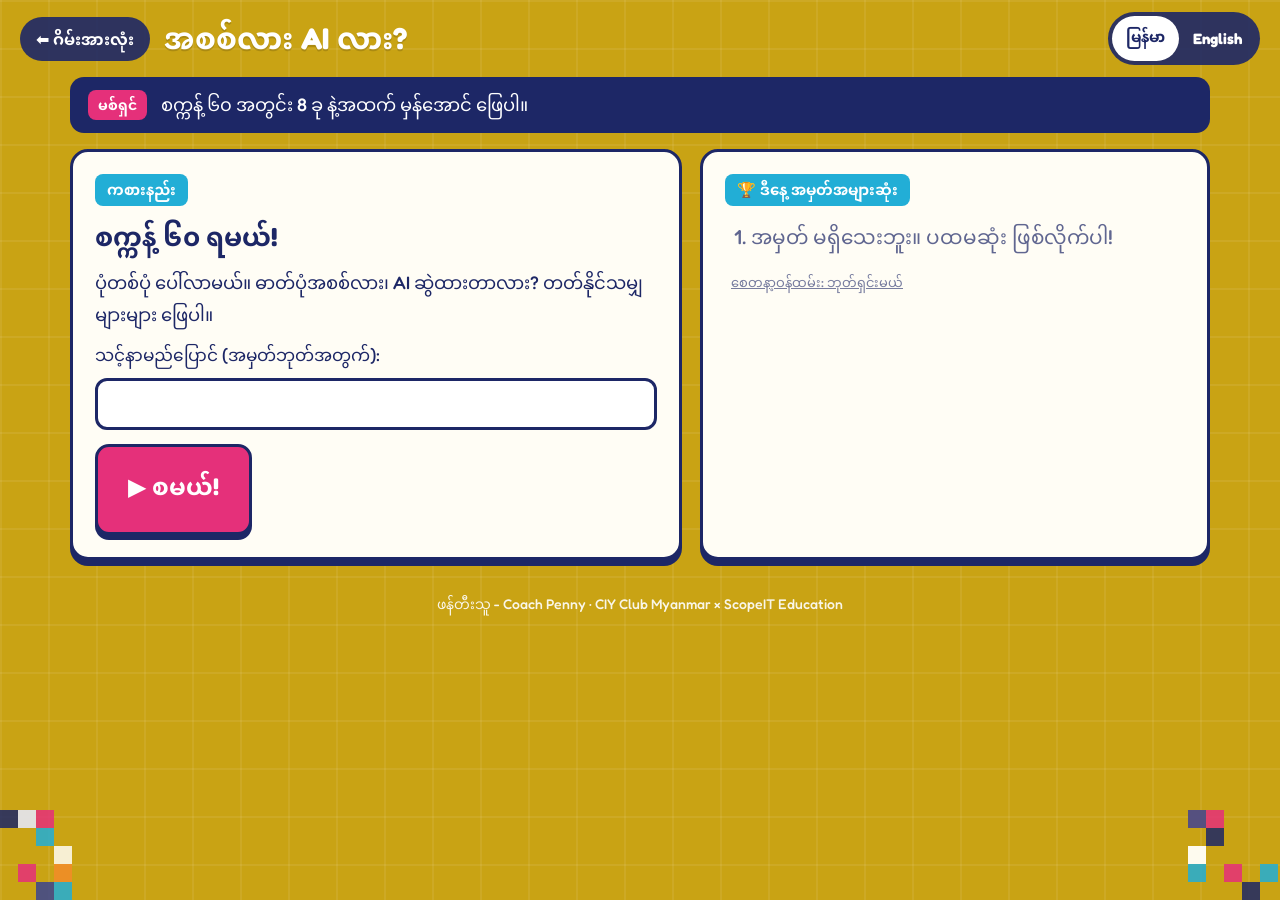
<file: real-or-ai.html>
<!doctype html>
<html lang="my">
<head>
<meta charset="utf-8">
<meta name="viewport" content="width=device-width,initial-scale=1">
<title>Real or AI</title>
<link rel="stylesheet" href="assets/common.css">
<style>
  .start{display:grid;grid-template-columns:1.2fr 1fr;gap:18px}
  @media (max-width:860px){.start{grid-template-columns:1fr}}
  .board ol{padding-left:26px;margin:6px 0 0} .board li{font-size:20px;margin:4px 0}
  .board li b{float:right}
  .name{font-size:22px;padding:10px 14px;border:3px solid var(--ink);border-radius:12px;width:100%;font-family:inherit;margin:8px 0 14px}
  .play{display:grid;grid-template-columns:1fr 240px;gap:18px;align-items:start}
  @media (max-width:860px){.play{grid-template-columns:1fr}}
  .pic{position:relative;background:#111;border:4px solid var(--ink);border-radius:18px;overflow:hidden;height:56vh;min-height:320px;display:flex;align-items:center;justify-content:center}
  .pic img{max-width:100%;max-height:100%;object-fit:contain}
  .flash{position:absolute;inset:0;display:none;align-items:center;justify-content:center;font-size:44px;font-weight:700;color:#fff}
  .flash.ok{display:flex;background:rgba(59,178,115,.75)} .flash.bad{display:flex;background:rgba(224,67,67,.75)}
  .answer{display:grid;grid-template-columns:1fr 1fr;gap:16px;margin-top:16px}
  .answer .btn{font-size:28px;padding:20px}
  .stat{text-align:center;margin-bottom:14px}
  .stat .v{font-size:54px;font-weight:700;line-height:1}
  .stat small{font-size:15px}
  .timer{height:18px;border:2px solid var(--ink);border-radius:999px;overflow:hidden;background:#EEE6C8}
  .timer i{display:block;height:100%;background:var(--pink);width:100%}
  .tips li{font-size:17px;margin:4px 0}
  .setup{background:#FDEDED;border:3px dashed var(--red);border-radius:16px;padding:18px;font-size:17px}
  .reset{font-size:13px;opacity:.6;background:none;border:0;text-decoration:underline;cursor:pointer;color:var(--ink);font-family:inherit;margin-top:10px}
</style>
</head>
<body>
<div class="wrap">
  <div class="mission"><span class="tag" data-t="mission"></span><span id="missionText"></span></div>

  <div class="setup hidden" id="setup"></div>

  <div class="start" id="start">
    <div class="panel">
      <span class="step-label" data-t="howLabel"></span>
      <h2 data-t="howTitle"></h2>
      <p data-t="howText"></p>
      <label data-t="nameLabel" style="font-size:17px"></label>
      <input class="name" id="name" maxlength="14" autocomplete="off">
      <button class="btn pink big" id="go" data-t="goBtn"></button>
    </div>
    <div class="panel board">
      <span class="step-label" data-t="boardLabel"></span>
      <ol id="board"></ol>
      <button class="reset" id="reset" data-t="resetBtn"></button>
    </div>
  </div>

  <div class="play hidden" id="play">
    <div>
      <div class="pic"><img id="img" alt=""><div class="flash" id="flash"></div></div>
      <div class="answer">
        <button class="btn green" id="btnReal" data-t="realBtn"></button>
        <button class="btn pink" id="btnAI" data-t="aiBtn"></button>
      </div>
      <p class="center muted" style="margin-top:10px;font-size:15px" data-t="keys"></p>
    </div>
    <div class="panel">
      <div class="stat"><div class="v" id="time">60</div><small data-t="secs"></small></div>
      <div class="timer"><i id="tbar"></i></div>
      <div class="stat" style="margin-top:18px"><div class="v" id="score">0</div><small data-t="correct"></small></div>
    </div>
  </div>

  <div class="panel hidden" id="end">
    <h2 id="endTitle"></h2>
    <p data-t="tipsTitle"></p>
    <ul class="tips">
      <li data-t="tip1"></li><li data-t="tip2"></li><li data-t="tip3"></li><li data-t="tip4"></li>
    </ul>
    <button class="btn pink big" onclick="location.reload()" data-t="next"></button>
  </div>
</div>

<script src="assets/common.js"></script>
<script src="assets/realai-images.js"></script>
<script>
const T = {
  title: { en: "Real or AI?", my: "အစစ်လား AI လား?" },
  howLabel: { en: "HOW TO PLAY", my: "ကစားနည်း" },
  howTitle: { en: "You have 60 seconds!", my: "စက္ကန့် ၆၀ ရမယ်!" },
  howText: { en: "A picture appears. Is it a real photo, or did AI make it? Answer as many as you can.",
             my: "ပုံတစ်ပုံ ပေါ်လာမယ်။ ဓာတ်ပုံအစစ်လား၊ AI ဆွဲထားတာလား? တတ်နိုင်သမျှ များများ ဖြေပါ။" },
  nameLabel: { en: "Your nickname (for the score board):", my: "သင့်နာမည်ပြောင် (အမှတ်ဘုတ်အတွက်):" },
  goBtn: { en: "▶ Start!", my: "▶ စမယ်!" },
  boardLabel: { en: "🏆 TODAY'S TOP SCORES", my: "🏆 ဒီနေ့ အမှတ်အများဆုံး" },
  resetBtn: { en: "volunteer: clear board", my: "စေတနာ့ဝန်ထမ်း: ဘုတ်ရှင်းမယ်" },
  realBtn: { en: "📷 Real", my: "📷 အစစ်" },
  aiBtn: { en: "🤖 AI", my: "🤖 AI" },
  keys: { en: "Keyboard: ← Real · → AI", my: "ကီးဘုတ်: ← အစစ် · → AI" },
  secs: { en: "seconds left", my: "စက္ကန့် ကျန်" },
  correct: { en: "correct", my: "မှန်" },
  tipsTitle: { en: "Clues that a picture might be AI-made:", my: "ပုံတစ်ပုံ AI ဆွဲထားနိုင်တဲ့ အချက်တွေ:" },
  tip1: { en: "✋ Strange hands or fingers", my: "✋ လက် ဒါမှမဟုတ် လက်ချောင်း ထူးဆန်းတာ" },
  tip2: { en: "🔤 Letters and signs that don't make sense", my: "🔤 နားမလည်နိုင်တဲ့ စာလုံးနဲ့ ဆိုင်းဘုတ်တွေ" },
  tip3: { en: "✨ Too smooth, too shiny, too perfect", my: "✨ ချောလွန်း၊ ပြောင်လွန်း၊ ပြီးပြည့်စုံလွန်းတာ" },
  tip4: { en: "🧱 Backgrounds where things melt into each other", my: "🧱 နောက်ခံမှာ အရာတွေ တစ်ခုနဲ့တစ်ခု ပေါင်းအရည်ပျော်နေသလို ဖြစ်တာ" },
  next: { en: "Next player ▶", my: "နောက်ကစားသူ ▶" }
};

const DAY = new Date().toISOString().slice(0, 10);
const KEY = "sff-realai-" + DAY;
function getBoard() { try { return JSON.parse(localStorage.getItem(KEY)) || []; } catch (e) { return []; } }
function saveBoard(b) { try { localStorage.setItem(KEY, JSON.stringify(b)); } catch (e) {} }
function drawBoard() {
  const b = getBoard();
  document.getElementById("board").innerHTML = b.length
    ? b.slice(0, 8).map(r => `<li>${r.n.replace(/[<>&]/g, "")} <b>${r.s}</b></li>`).join("")
    : `<li class="muted">${L({ en: "No scores yet. Be the first!", my: "အမှတ် မရှိသေးဘူး။ ပထမဆုံး ဖြစ်လိုက်ပါ!" })}</li>`;
}
function drawMission() {
  document.getElementById("missionText").textContent = L({
    en: `Get ${REALAI_TARGET} or more right in 60 seconds.`,
    my: `စက္ကန့် ၆၀ အတွင်း ${REALAI_TARGET} ခု နဲ့အထက် မှန်အောင် ဖြေပါ။`
  });
}

const pool = [...REAL_IMAGES.map(src => ({ src, ai: false })), ...AI_IMAGES.map(src => ({ src, ai: true }))];
let deck = [], cur = null, score = 0, left = 60, timer = null, locked = false, playing = false;

function nextPic() {
  if (!deck.length) deck = shuffle(pool.slice());
  cur = deck.pop();
  document.getElementById("img").src = cur.src;
  locked = false;
}
function answer(saysAI) {
  if (!playing || locked || !cur) return;
  locked = true;
  const ok = saysAI === cur.ai;
  if (ok) score++;
  document.getElementById("score").textContent = score;
  const f = document.getElementById("flash");
  f.className = "flash " + (ok ? "ok" : "bad");
  f.textContent = (ok ? "✓ " : "✗ ") + (cur.ai ? "🤖 AI" : L({ en: "📷 Real", my: "📷 အစစ်" }));
  setTimeout(() => { f.className = "flash"; if (playing) nextPic(); }, 650);
}
function start() {
  document.getElementById("start").classList.add("hidden");
  document.getElementById("play").classList.remove("hidden");
  score = 0; left = 60; playing = true;
  nextPic();
  const t0 = Date.now();
  timer = setInterval(() => {
    left = Math.max(0, 60 - (Date.now() - t0) / 1000);
    document.getElementById("time").textContent = Math.ceil(left);
    document.getElementById("tbar").style.width = (left / 60 * 100) + "%";
    if (left <= 0) end();
  }, 100);
}
function end() {
  clearInterval(timer); playing = false;
  const name = (document.getElementById("name").value || "?").trim().slice(0, 14) || "?";
  const b = getBoard(); b.push({ n: name, s: score }); b.sort((a, c) => c.s - a.s); saveBoard(b.slice(0, 20));
  document.getElementById("play").classList.add("hidden");
  document.getElementById("end").classList.remove("hidden");
  document.getElementById("endTitle").textContent = L({ en: `You got ${score} right!`, my: `${score} ခု မှန်တယ်!` });
  if (score >= REALAI_TARGET) setTimeout(() => showWin("realai", {
    en: "AI can make pictures that look real. Before you believe or share a picture, look closely and ask: who made this?",
    my: "AI က အစစ်လိုပဲ ထင်ရတဲ့ ပုံတွေ ဆွဲနိုင်တယ်။ ပုံတစ်ပုံကို မယုံခင်၊ မမျှဝေခင် သေချာကြည့်ပြီး ‘ဒါ ဘယ်သူလုပ်ထားတာလဲ’ လို့ မေးပါ။"
  }, "🔍"), 600);
}

document.getElementById("go").onclick = start;
document.getElementById("btnReal").onclick = () => answer(false);
document.getElementById("btnAI").onclick = () => answer(true);
document.addEventListener("keydown", e => { if (e.key === "ArrowLeft") answer(false); if (e.key === "ArrowRight") answer(true); });
document.getElementById("reset").onclick = () => { if (confirm("Clear today's scores?")) { saveBoard([]); drawBoard(); } };

buildTopbar(T, "title", () => { drawBoard(); drawMission(); });
drawBoard(); drawMission();

if (REAL_IMAGES.length < 5 || AI_IMAGES.length < 5) {
  const s = document.getElementById("setup");
  s.classList.remove("hidden");
  s.innerHTML = `<b>⚙️ Setup needed (volunteer)</b><br>
    This game needs pictures. Put real photos in <code>images/real/</code> and AI-made pictures in <code>images/ai/</code>,
    then list the file names in <code>assets/realai-images.js</code>. At least 5 of each to start, 25+ of each is better.
    <br><br>ဒီဂိမ်းအတွက် ပုံတွေလိုတယ်။ ဓာတ်ပုံအစစ်ကို <code>images/real/</code>၊ AI ပုံကို <code>images/ai/</code> ထဲထည့်ပြီး
    ဖိုင်နာမည်တွေကို <code>assets/realai-images.js</code> မှာ ရေးပါ။`;
  document.getElementById("go").disabled = true;
}
</script>
</body>
</html>
</file>
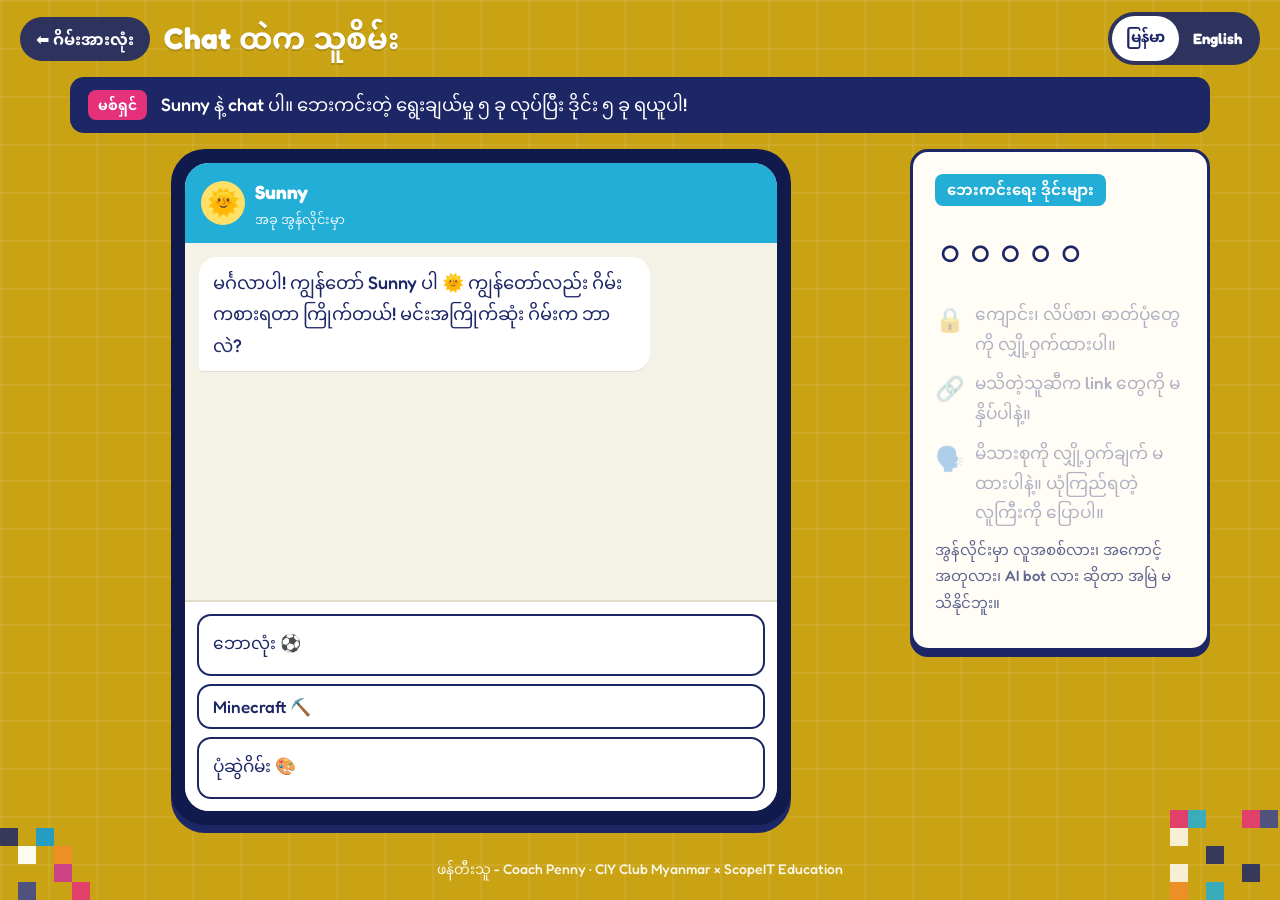
<file: stranger-chat.html>
<!doctype html>
<html lang="my">
<head>
<meta charset="utf-8">
<meta name="viewport" content="width=device-width,initial-scale=1">
<title>Stranger in the Chat</title>
<link rel="stylesheet" href="assets/common.css">
<style>
  .layout{display:grid;grid-template-columns:1fr 300px;gap:18px;align-items:start}
  @media (max-width:880px){.layout{grid-template-columns:1fr}}
  .phone{background:#111a4d;border-radius:34px;padding:14px;box-shadow:0 8px 0 var(--ink);max-width:620px;width:100%;margin:0 auto}
  .screen{background:#F4F1E6;border-radius:24px;overflow:hidden;display:flex;flex-direction:column;height:72vh;min-height:480px}
  .chathead{background:var(--cyan);color:#fff;padding:12px 16px;display:flex;align-items:center;gap:10px}
  .chathead .av{width:44px;height:44px;border-radius:50%;background:#FFE16A;display:flex;align-items:center;justify-content:center;font-size:28px}
  .chathead b{font-size:19px} .chathead small{display:block;font-size:13px;opacity:.9}
  .msgs{flex:1;overflow:auto;padding:14px;display:flex;flex-direction:column;gap:10px}
  .m{max-width:80%;padding:10px 14px;border-radius:18px;font-size:18px;animation:pop .2s}
  .m.them{align-self:flex-start;background:#fff;border-bottom-left-radius:4px;box-shadow:0 1px 0 rgba(0,0,0,.08)}
  .m.me{align-self:flex-end;background:var(--green);color:#fff;border-bottom-right-radius:4px}
  .m .link{display:inline-block;margin-top:6px;background:#EEF4FF;color:#2A55D9;border-radius:8px;padding:4px 8px;text-decoration:underline;font-size:16px}
  .opts{padding:12px;display:flex;flex-direction:column;gap:8px;background:#fff;border-top:2px solid #E2DCC8}
  .opt{text-align:left;border:2px solid var(--ink);border-radius:14px;padding:10px 14px;background:#fff;font-size:17px;cursor:pointer;font-family:inherit;color:var(--ink)}
  .opt:hover{background:var(--cream)}
  .dots::after{content:"●●●";letter-spacing:3px;animation:blink 1s infinite}
  @keyframes blink{50%{opacity:.3}}
  .shields{display:flex;gap:6px;font-size:36px;flex-wrap:wrap;margin:8px 0 14px}
  .rule{display:flex;gap:10px;align-items:flex-start;font-size:17px;margin-bottom:10px;opacity:.35;transition:.3s}
  .rule.on{opacity:1}
  .rule .n{font-size:24px}
  .oops{position:fixed;inset:0;background:rgba(29,39,102,.8);display:none;align-items:center;justify-content:center;z-index:40;padding:20px}
  .oops.show{display:flex}
  .oops .card{background:var(--paper);border:4px solid var(--red);border-radius:22px;max-width:520px;padding:26px;text-align:center;animation:pop .3s}
  .oops .card .e{font-size:60px}
  .oops h2{color:var(--red)}
</style>
</head>
<body>
<div class="wrap">
  <div class="mission"><span class="tag" data-t="mission"></span><span data-t="missionText"></span></div>
  <div class="layout">
    <div class="phone"><div class="screen">
      <div class="chathead"><div class="av">🌞</div><div><b>Sunny</b><small data-t="online"></small></div></div>
      <div class="msgs" id="msgs"></div>
      <div class="opts" id="opts"></div>
    </div></div>
    <div class="panel">
      <span class="step-label" data-t="shieldLabel"></span>
      <div class="shields" id="shields"></div>
      <div id="rules"></div>
      <p class="muted" style="font-size:15px" data-t="whoSunny"></p>
    </div>
  </div>
</div>

<div class="oops" id="oops"><div class="card">
  <div class="e">🙈</div>
  <h2 data-t="oopsTitle"></h2>
  <p id="oopsWhy" style="font-size:19px"></p>
  <button class="btn cyan big" id="tryAgain" data-t="tryAgain"></button>
</div></div>

<script src="assets/common.js"></script>
<script>
const T = {
  title: { en: "Stranger in the Chat", my: "Chat ထဲက သူစိမ်း" },
  missionText: { en: "Chat with Sunny. Make 5 safe choices to earn 5 shields!",
                 my: "Sunny နဲ့ chat ပါ။ ဘေးကင်းတဲ့ ရွေးချယ်မှု ၅ ခု လုပ်ပြီး ဒိုင်း ၅ ခု ရယူပါ!" },
  online: { en: "online now", my: "အခု အွန်လိုင်းမှာ" },
  shieldLabel: { en: "SAFETY SHIELDS", my: "ဘေးကင်းရေး ဒိုင်းများ" },
  oopsTitle: { en: "Oops! Not safe.", my: "အိုး! မလုံခြုံဘူး။" },
  tryAgain: { en: "↺ Choose again", my: "↺ ပြန်ရွေးမယ်" },
  whoSunny: { en: "Online, you can't always tell if you're talking to a real person, a fake account, or an AI bot.",
              my: "အွန်လိုင်းမှာ လူအစစ်လား၊ အကောင့်အတုလား၊ AI bot လား ဆိုတာ အမြဲ မသိနိုင်ဘူး။" }
};

const RULES = [
  { en: "Keep your school, address and photos private.", my: "ကျောင်း၊ လိပ်စာ၊ ဓာတ်ပုံတွေကို လျှို့ဝှက်ထားပါ။" },
  { en: "Don't click links from people you don't know.", my: "မသိတဲ့သူဆီက link တွေကို မနှိပ်ပါနဲ့။" },
  { en: "No secrets from your family. Tell a grown-up you trust.", my: "မိသားစုကို လျှို့ဝှက်ချက် မထားပါနဲ့။ ယုံကြည်ရတဲ့ လူကြီးကို ပြောပါ။" }
];

/* Each step: Sunny's message, options [text, safe?, reply-or-why] */
const STEPS = [
  { say: { en: "Hi! I'm Sunny 🌞 I love games too! What's your favourite game?", my: "မင်္ဂလာပါ! ကျွန်တော် Sunny ပါ 🌞 ကျွန်တော်လည်း ဂိမ်းကစားရတာ ကြိုက်တယ်! မင်းအကြိုက်ဆုံး ဂိမ်းက ဘာလဲ?" },
    warm: true,
    opts: [
      [{ en: "Football ⚽", my: "ဘောလုံး ⚽" }, true],
      [{ en: "Minecraft ⛏️", my: "Minecraft ⛏️" }, true],
      [{ en: "Drawing games 🎨", my: "ပုံဆွဲဂိမ်း 🎨" }, true]
    ] },
  { say: { en: "Cool!! 😄 Which school do you go to? Maybe we're neighbours!", my: "မိုက်တယ်!! 😄 မင်း ဘယ်ကျောင်းတက်လဲ? ငါတို့ အိမ်နီးချင်း ဖြစ်နေမလား!" },
    opts: [
      [{ en: "I go to No. 3 school, near the market.", my: "ကျွန်တော် ဈေးနားက အမှတ် ၃ ကျောင်း တက်တယ်။" }, false,
        { en: "Your school tells a stranger where to find you every day.", my: "မင်းကျောင်းက သူစိမ်းကို နေ့တိုင်း မင်းကို ဘယ်မှာ တွေ့နိုင်လဲ ပြောပြသလို ဖြစ်တယ်။" }],
      [{ en: "I don't share my school online.", my: "ကျောင်းနာမည်ကို အွန်လိုင်းမှာ မပြောဘူး။" }, true],
      [{ en: "I'll ask my parents first.", my: "အရင် မိဘကို မေးကြည့်မယ်။" }, true]
    ] },
  { say: { en: "Okay! Can you send me a photo of you? I want to see what you look like 📸", my: "ရပါတယ်! မင်းဓာတ်ပုံ ပို့ပေးလို့ရမလား? မင်းပုံစံ မြင်ချင်လို့ 📸" },
    opts: [
      [{ en: "Sure, here's my photo!", my: "ရတယ်၊ ဒီမှာ ဓာတ်ပုံ!" }, false,
        { en: "Once a photo is sent, you can't take it back. A stranger could keep it or share it.", my: "ဓာတ်ပုံ ပို့ပြီးရင် ပြန်ယူလို့ မရတော့ဘူး။ သူစိမ်းက သိမ်းထားတာ၊ ဝေမျှတာ လုပ်နိုင်တယ်။" }],
      [{ en: "Only if you send yours first.", my: "မင်းပုံ အရင်ပို့ရင် ပို့မယ်။" }, false,
        { en: "Their photo might not even be real. Don't trade photos with people you don't know.", my: "သူ့ပုံက အစစ်တောင် ဖြစ်ချင်မှ ဖြစ်မယ်။ မသိတဲ့သူနဲ့ ဓာတ်ပုံ မလဲပါနဲ့။" }],
      [{ en: "No. I don't send photos to people I don't know.", my: "မပို့ဘူး။ မသိတဲ့သူကို ဓာတ်ပုံ မပို့ဘူး။" }, true]
    ] },
  { say: { en: "Click here to win FREE game coins!! 🪙🪙🪙", my: "ဒီမှာနှိပ်ပြီး ဂိမ်းဒင်္ဂါး အလကား ရယူပါ!! 🪙🪙🪙" },
    link: "free-coins-4u.xyz/win",
    opts: [
      [{ en: "Click the link 👆", my: "Link ကို နှိပ်မယ် 👆" }, false,
        { en: "Links from strangers can steal passwords or put bad programs on your device.", my: "သူစိမ်းဆီက link တွေက စကားဝှက်ခိုးတာ၊ စက်ထဲ ပရိုဂရမ်ဆိုး ထည့်တာ လုပ်နိုင်တယ်။" }],
      [{ en: "I don't click links from strangers.", my: "သူစိမ်းဆီက link မနှိပ်ဘူး။" }, true],
      [{ en: "I'll show this to a grown-up first.", my: "လူကြီးကို အရင် ပြမယ်။" }, true]
    ] },
  { say: { en: "I want to send you a real gift 🎁 What's your home address?", my: "မင်းကို လက်ဆောင်အစစ် ပို့ချင်တယ် 🎁 မင်းအိမ်လိပ်စာ ဘာလဲ?" },
    opts: [
      [{ en: "Yay! My address is…", my: "ဟေး! ကျွန်တော့်လိပ်စာက…" }, false,
        { en: "Your address tells a stranger where you live. Never share it online.", my: "လိပ်စာက သူစိမ်းကို မင်းဘယ်မှာနေလဲ ပြောပြသလိုပဲ။ အွန်လိုင်းမှာ ဘယ်တော့မှ မပြောပါနဲ့။" }],
      [{ en: "No thanks. I'll tell my mum or dad about this.", my: "မလိုပါဘူး။ ဒီအကြောင်း အမေ ဒါမှမဟုတ် အဖေကို ပြောမယ်။" }, true]
    ] },
  { say: { en: "Hey… let's keep our chat a secret. Don't tell your parents, okay? 🤫", my: "ဟေး… ငါတို့ chat ကို လျှို့ဝှက်ထားရအောင်။ မင်းမိဘကို မပြောနဲ့နော်? 🤫" },
    opts: [
      [{ en: "Okay, it's our secret.", my: "ရတယ်၊ ငါတို့ လျှို့ဝှက်ချက်ပေါ့။" }, false,
        { en: "When someone online asks you to keep secrets from your family, that's a big warning sign.", my: "အွန်လိုင်းမှာ တစ်ယောက်က မိသားစုကို လျှို့ဝှက်ထားခိုင်းရင် အရမ်းကြီးတဲ့ သတိပေးချက်ပါ။" }],
      [{ en: "No. I'll tell a grown-up I trust.", my: "မဟုတ်ဘူး။ ယုံကြည်ရတဲ့ လူကြီးကို ပြောမယ်။" }, true],
      [{ en: "I'm going to stop chatting and block you.", my: "Chat ရပ်ပြီး block လိုက်မယ်။" }, true]
    ] }
];

let step = 0, shields = 0;

function addMsg(cls, html) {
  const box = document.getElementById("msgs");
  const m = document.createElement("div");
  m.className = "m " + cls; m.innerHTML = html;
  box.appendChild(m); box.scrollTop = box.scrollHeight;
  return m;
}
function drawSide() {
  document.getElementById("shields").innerHTML = Array.from({ length: 5 }, (_, i) => i < shields ? "🛡️" : "⚪").join("");
  document.getElementById("rules").innerHTML = RULES.map((r, i) =>
    `<div class="rule ${shields >= [2, 3, 5][i] ? "on" : ""}"><span class="n">${["🔒", "🔗", "🗣️"][i]}</span><span>${L(r)}</span></div>`).join("");
}

async function sunnySays(s) {
  document.getElementById("opts").innerHTML = "";
  const typing = addMsg("them", '<span class="dots"></span>');
  await sleep(1000);
  typing.innerHTML = L(s.say) + (s.link ? `<br><span class="link">🔗 ${s.link}</span>` : "");
  showOpts(s);
}
function showOpts(s) {
  const box = document.getElementById("opts");
  box.innerHTML = "";
  shuffle(s.opts.slice()).forEach(o => {
    const b = document.createElement("button");
    b.className = "opt"; b.textContent = L(o[0]);
    b.onclick = () => choose(s, o);
    box.appendChild(b);
  });
}
function choose(s, o) {
  if (o[1]) {
    addMsg("me", L(o[0]));
    if (!s.warm) shields++;
    drawSide();
    step++;
    if (step < STEPS.length) sunnySays(STEPS[step]);
    else {
      document.getElementById("opts").innerHTML = "";
      setTimeout(() => showWin("stranger", {
        en: RULES.map(r => "• " + r.en).join("<br>"),
        my: RULES.map(r => "• " + r.my).join("<br>")
      }, "🛡️"), 700);
    }
  } else {
    document.getElementById("oopsWhy").textContent = L(o[2]);
    document.getElementById("oops").classList.add("show");
  }
}
document.getElementById("tryAgain").onclick = () => document.getElementById("oops").classList.remove("show");

buildTopbar(T, "title", () => { drawSide(); if (step < STEPS.length) showOpts(STEPS[step]); });
drawSide();
sunnySays(STEPS[0]);
</script>
</body>
</html>
</file>
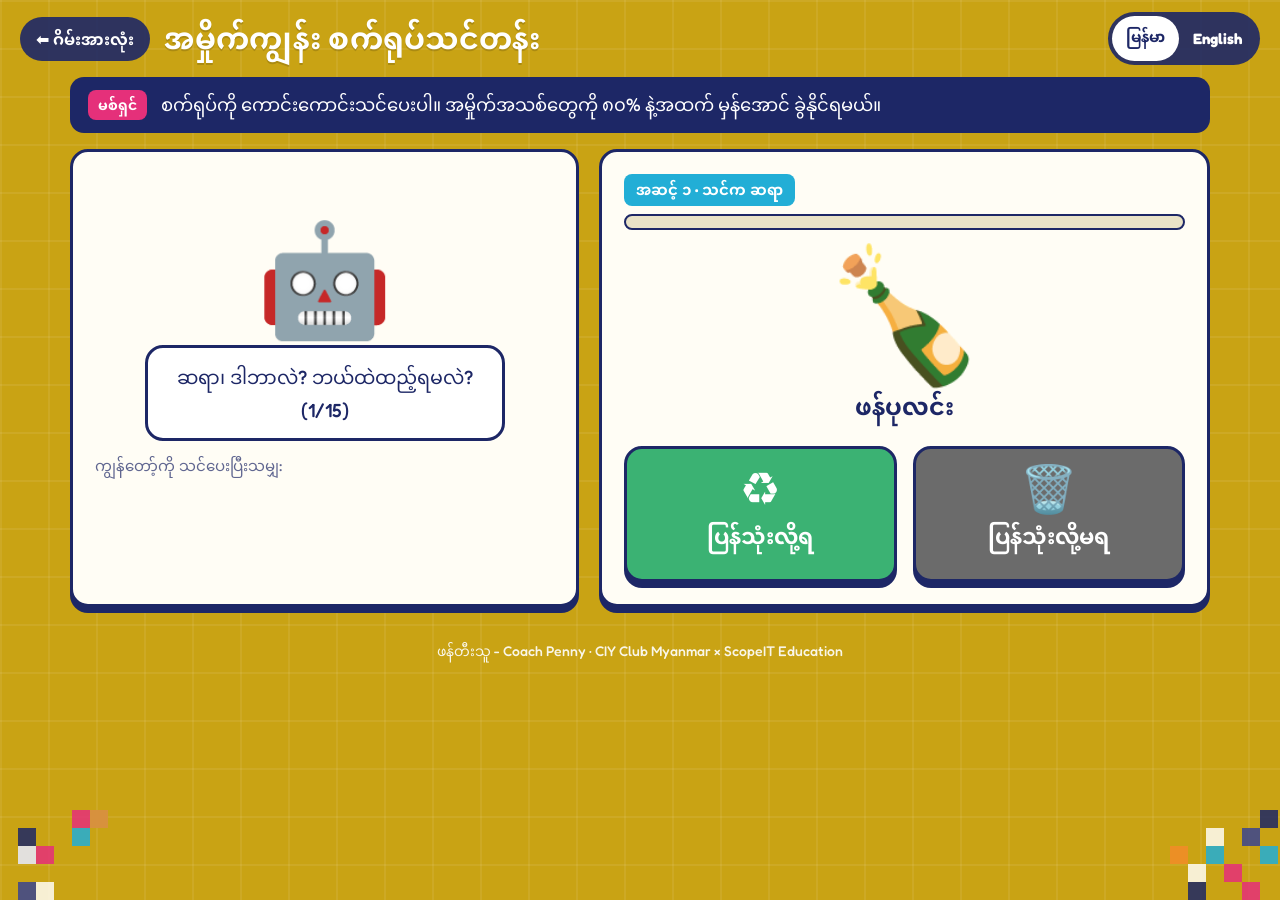
<file: trash-trainer.html>
<!doctype html>
<html lang="my">
<head>
<meta charset="utf-8">
<meta name="viewport" content="width=device-width,initial-scale=1">
<title>Trash Island Trainer</title>
<link rel="stylesheet" href="assets/common.css">
<style>
  .stage{display:grid;grid-template-columns:1fr 1.2fr;gap:20px;align-items:stretch}
  @media (max-width:820px){.stage{grid-template-columns:1fr}}
  .robot{display:flex;flex-direction:column;align-items:center;justify-content:center;gap:12px}
  .robot .face{font-size:110px;line-height:1;animation:bob 2.4s ease-in-out infinite}
  @keyframes bob{50%{transform:translateY(-8px)}}
  .bubble{position:relative;background:#fff;border:3px solid var(--ink);border-radius:18px;padding:12px 18px;font-size:19px;text-align:center;max-width:360px}
  .item{display:flex;flex-direction:column;align-items:center;gap:6px;margin:4px 0 18px}
  .item .emo{font-size:130px;line-height:1.05;animation:pop .3s}
  .item .name{font-size:24px;font-weight:700}
  .bins{display:grid;grid-template-columns:1fr 1fr;gap:16px}
  .bin{border:3px solid var(--ink);border-radius:18px;padding:16px 10px;font-size:22px;font-weight:700;cursor:pointer;color:#fff;
    box-shadow:0 6px 0 var(--ink);display:flex;flex-direction:column;align-items:center;gap:4px;font-family:inherit}
  .bin .ic{font-size:46px;line-height:1}
  .bin.rec{background:var(--green)} .bin.not{background:#6B6B6B}
  .bin:active{transform:translateY(4px);box-shadow:0 2px 0 var(--ink)}
  .progress{height:16px;background:#E9E2C7;border-radius:999px;overflow:hidden;border:2px solid var(--ink);margin-bottom:14px}
  .progress i{display:block;height:100%;background:var(--pink);width:0;transition:width .3s}
  .taught{display:flex;flex-wrap:wrap;gap:6px;margin-top:10px;min-height:44px}
  .taught span{font-size:26px;background:#fff;border:2px solid var(--ink);border-radius:10px;padding:2px 6px}
  .taught span.r{background:#D7F3E3} .taught span.n{background:#E3E3E3}
  .results{display:grid;grid-template-columns:repeat(auto-fill,minmax(200px,1fr));gap:10px;margin:14px 0}
  .res{border:2px solid var(--ink);border-radius:14px;background:#fff;padding:10px;display:flex;gap:10px;align-items:center;opacity:0;transform:scale(.8);transition:.25s}
  .res.in{opacity:1;transform:scale(1)}
  .res .e{font-size:40px}
  .res .d{font-size:15px;line-height:1.35}
  .res.ok{border-color:var(--green);background:#EEFBF3} .res.bad{border-color:var(--red);background:#FDEEEE}
  .score{font-size:30px;font-weight:700;text-align:center;margin:10px 0}
</style>
</head>
<body>
<div class="wrap">
  <div class="mission"><span class="tag" data-t="mission"></span><span data-t="missionText"></span></div>

  <!-- TEACH -->
  <div class="stage" id="teach">
    <div class="panel robot">
      <div class="face">🤖</div>
      <div class="bubble" id="robotSays"></div>
      <div style="width:100%">
        <div class="muted" data-t="taughtLabel" style="font-size:15px"></div>
        <div class="taught" id="taught"></div>
      </div>
    </div>
    <div class="panel">
      <span class="step-label" data-t="step1"></span>
      <div class="progress"><i id="bar"></i></div>
      <div class="item"><div class="emo" id="emo"></div><div class="name" id="name"></div></div>
      <div class="bins">
        <button class="bin rec" data-v="1"><span class="ic">♻️</span><span data-t="rec"></span></button>
        <button class="bin not" data-v="0"><span class="ic">🗑️</span><span data-t="not"></span></button>
      </div>
    </div>
  </div>

  <!-- ROBOT TURN -->
  <div class="panel hidden" id="test">
    <span class="step-label" data-t="step2"></span>
    <h2 data-t="robotTurn"></h2>
    <p data-t="robotTurnSub"></p>
    <div class="center" id="goWrap"><button class="btn pink big" id="go" data-t="goBtn"></button></div>
    <div class="results" id="results"></div>
    <div class="score hidden" id="score"></div>
    <div class="center hidden" id="retryWrap">
      <p data-t="retryHint"></p>
      <button class="btn cyan big" id="retry" data-t="retry"></button>
    </div>
  </div>
</div>

<script src="assets/common.js"></script>
<script>
const T = {
  title: { en: "Trash Island Trainer", my: "အမှိုက်ကျွန်း စက်ရုပ်သင်တန်း" },
  missionText: { en: "Teach the robot well so it sorts new trash with 80% or more correct.",
                 my: "စက်ရုပ်ကို ကောင်းကောင်းသင်ပေးပါ။ အမှိုက်အသစ်တွေကို ၈၀% နဲ့အထက် မှန်အောင် ခွဲနိုင်ရမယ်။" },
  step1: { en: "STEP 1 · YOU ARE THE TEACHER", my: "အဆင့် ၁ · သင်က ဆရာ" },
  step2: { en: "STEP 2 · ROBOT TEST", my: "အဆင့် ၂ · စက်ရုပ် စာမေးပွဲ" },
  rec: { en: "Recycle", my: "ပြန်သုံးလို့ရ" },
  not: { en: "Not recycle", my: "ပြန်သုံးလို့မရ" },
  taughtLabel: { en: "What you taught me so far:", my: "ကျွန်တော့်ကို သင်ပေးပြီးသမျှ:" },
  robotTurn: { en: "Now the robot sorts trash it has never seen!", my: "အခု စက်ရုပ်က တစ်ခါမှ မမြင်ဖူးတဲ့ အမှိုက်တွေကို ခွဲမယ်!" },
  robotTurnSub: { en: "It can only use what you taught it.", my: "သင်သင်ပေးထားတာကိုပဲ သူသုံးနိုင်တယ်။" },
  goBtn: { en: "▶ Robot, start sorting!", my: "▶ စက်ရုပ်ရေ၊ စခွဲတော့!" },
  retry: { en: "↺ Teach the robot again", my: "↺ စက်ရုပ်ကို ပြန်သင်မယ်" },
  retryHint: { en: "Look at the red mistakes. The robot copied what you taught it. Teach it again more carefully!",
               my: "အနီရောင် အမှားတွေကို ကြည့်ပါ။ စက်ရုပ်က သင်သင်ပေးတာကို လိုက်လုပ်တာပါ။ ပိုဂရုစိုက်ပြီး ပြန်သင်ပေးပါ!" }
};

const TRAIN = [
  ["🍾","glass",{en:"Glass bottle",my:"ဖန်ပုလင်း"}],
  ["🥫","metal",{en:"Food can",my:"သံဘူး"}],
  ["🍌","food",{en:"Banana peel",my:"ငှက်ပျောခွံ"}],
  ["📰","paper",{en:"Newspaper",my:"သတင်းစာ"}],
  ["🧴","plastic",{en:"Plastic bottle",my:"ပလတ်စတစ်ပုလင်း"}],
  ["🍎","food",{en:"Apple core",my:"ပန်းသီးအကြွင်း"}],
  ["📦","paper",{en:"Cardboard box",my:"ကတ်ထူဘူး"}],
  ["🧻","tissue",{en:"Used tissue",my:"သုံးပြီးသား တစ်ရှူး"}],
  ["🫙","glass",{en:"Glass jar",my:"ဖန်ဘူး"}],
  ["🦴","food",{en:"Bone",my:"အရိုး"}],
  ["📄","paper",{en:"Paper sheet",my:"စက္ကူ"}],
  ["🍞","food",{en:"Old bread",my:"ပေါင်မုန့်အကြွင်း"}],
  ["🥤","plastic",{en:"Plastic cup",my:"ပလတ်စတစ်ခွက်"}],
  ["🥚","food",{en:"Eggshell",my:"ကြက်ဥခွံ"}],
  ["🍂","food",{en:"Dry leaves",my:"သစ်ရွက်ခြောက်"}]
];
const TEST = [
  ["🥛","glass",{en:"Drinking glass",my:"ဖန်ခွက်"}],
  ["🍉","food",{en:"Watermelon rind",my:"ဖရဲခွံ"}],
  ["📒","paper",{en:"Old notebook",my:"မှတ်စုစာအုပ်ဟောင်း"}],
  ["🛢️","metal",{en:"Metal drum",my:"သံပုံး"}],
  ["🍗","food",{en:"Chicken bone",my:"ကြက်ရိုး"}],
  ["🪣","plastic",{en:"Plastic bucket",my:"ပလတ်စတစ်ပုံး"}],
  ["✉️","paper",{en:"Envelope",my:"စာအိတ်"}],
  ["🍶","glass",{en:"Small bottle",my:"ပုလင်းငယ်"}],
  ["🌽","food",{en:"Corn cob",my:"ပြောင်းဖူးရိုး"}],
  ["🔩","metal",{en:"Metal bolt",my:"မူလီ"}]
];
const TRUTH = { glass:1, metal:1, paper:1, plastic:1, food:0, tissue:0 };

let idx = 0, labels = [];

function showItem() {
  const it = TRAIN[idx];
  const emo = document.getElementById("emo");
  emo.textContent = it[0];
  emo.style.animation = "none"; emo.offsetHeight; emo.style.animation = "";
  document.getElementById("name").textContent = L(it[2]);
  document.getElementById("bar").style.width = (idx / TRAIN.length * 100) + "%";
  document.getElementById("robotSays").textContent = L({
    en: `Teacher, what is this? Where does it go? (${idx + 1}/${TRAIN.length})`,
    my: `ဆရာ၊ ဒါဘာလဲ? ဘယ်ထဲထည့်ရမလဲ? (${idx + 1}/${TRAIN.length})`
  });
}

function drawTaught() {
  document.getElementById("taught").innerHTML =
    labels.map((v, i) => `<span class="${v ? "r" : "n"}" title="${v ? "♻️" : "🗑️"}">${TRAIN[i][0]}</span>`).join("");
}

document.querySelectorAll(".bin").forEach(b => b.onclick = () => {
  if (idx >= TRAIN.length) return;
  labels.push(+b.dataset.v);
  idx++;
  drawTaught();
  if (idx < TRAIN.length) showItem();
  else {
    document.getElementById("bar").style.width = "100%";
    document.getElementById("robotSays").textContent = L({ en: "Thank you, teacher! I'm ready.", my: "ကျေးဇူးပါ ဆရာ! ကျွန်တော် အဆင်သင့်ပါ။" });
    setTimeout(() => {
      document.getElementById("teach").classList.add("hidden");
      document.getElementById("test").classList.remove("hidden");
    }, 900);
  }
});

/* The robot: find the taught items made of the same stuff, and copy the majority answer. */
function robotGuess(item) {
  const same = TRAIN.map((t, i) => ({ t, v: labels[i] })).filter(o => o.t[1] === item[1]);
  if (!same.length) return { v: 0, like: null };
  const yes = same.filter(o => o.v === 1).length;
  const v = yes * 2 >= same.length ? (yes * 2 === same.length ? same[0].v : 1) : 0;
  const like = same.find(o => o.v === v);
  return { v, like };
}

document.getElementById("go").onclick = async () => {
  document.getElementById("goWrap").classList.add("hidden");
  const box = document.getElementById("results");
  box.innerHTML = "";
  let right = 0;
  for (const item of TEST) {
    const g = robotGuess(item);
    const ok = g.v === TRUTH[item[1]];
    if (ok) right++;
    const binName = g.v ? "♻️ " + t(T, "rec") : "🗑️ " + t(T, "not");
    const why = g.like ? L({ en: `Looks like ${g.like.t[0]}, and you said ${g.v ? "♻️" : "🗑️"}`,
                             my: `${g.like.t[0]} နဲ့တူတယ်၊ သင်က ${g.v ? "♻️" : "🗑️"} လို့ပြောခဲ့တယ်` }) : "";
    const el = document.createElement("div");
    el.className = "res " + (ok ? "ok" : "bad");
    el.innerHTML = `<div class="e">${item[0]}</div><div class="d"><b>${L(item[2])}</b><br>${binName} ${ok ? "✅" : "❌"}<br><span class="muted">${why}</span></div>`;
    box.appendChild(el);
    await sleep(60);
    el.classList.add("in");
    await sleep(550);
  }
  const pct = Math.round(right / TEST.length * 100);
  const sc = document.getElementById("score");
  sc.classList.remove("hidden");
  sc.textContent = L({ en: `Robot score: ${pct}%`, my: `စက်ရုပ် အမှတ်: ${pct}%` });
  if (pct >= 80) {
    await sleep(900);
    showWin("trash", {
      en: "AI learns from the examples people give it. Good teaching made a good robot. If you teach it wrong, it learns wrong too.",
      my: "AI က လူတွေပေးတဲ့ ဥပမာတွေကနေ သင်ယူတယ်။ ကောင်းကောင်းသင်ပေးလို့ စက်ရုပ်ကောင်း ဖြစ်လာတာ။ မှားသင်ရင် သူလည်း မှားသင်ယူမှာပါ။"
    }, "♻️");
  } else {
    document.getElementById("retryWrap").classList.remove("hidden");
  }
};

document.getElementById("retry").onclick = () => {
  idx = 0; labels = [];
  drawTaught();
  ["retryWrap", "score", "test"].forEach(id => document.getElementById(id).classList.add("hidden"));
  document.getElementById("goWrap").classList.remove("hidden");
  document.getElementById("results").innerHTML = "";
  document.getElementById("teach").classList.remove("hidden");
  showItem();
};

buildTopbar(T, "title", () => { if (idx < TRAIN.length) showItem(); });
showItem();
</script>
</body>
</html>
</file>
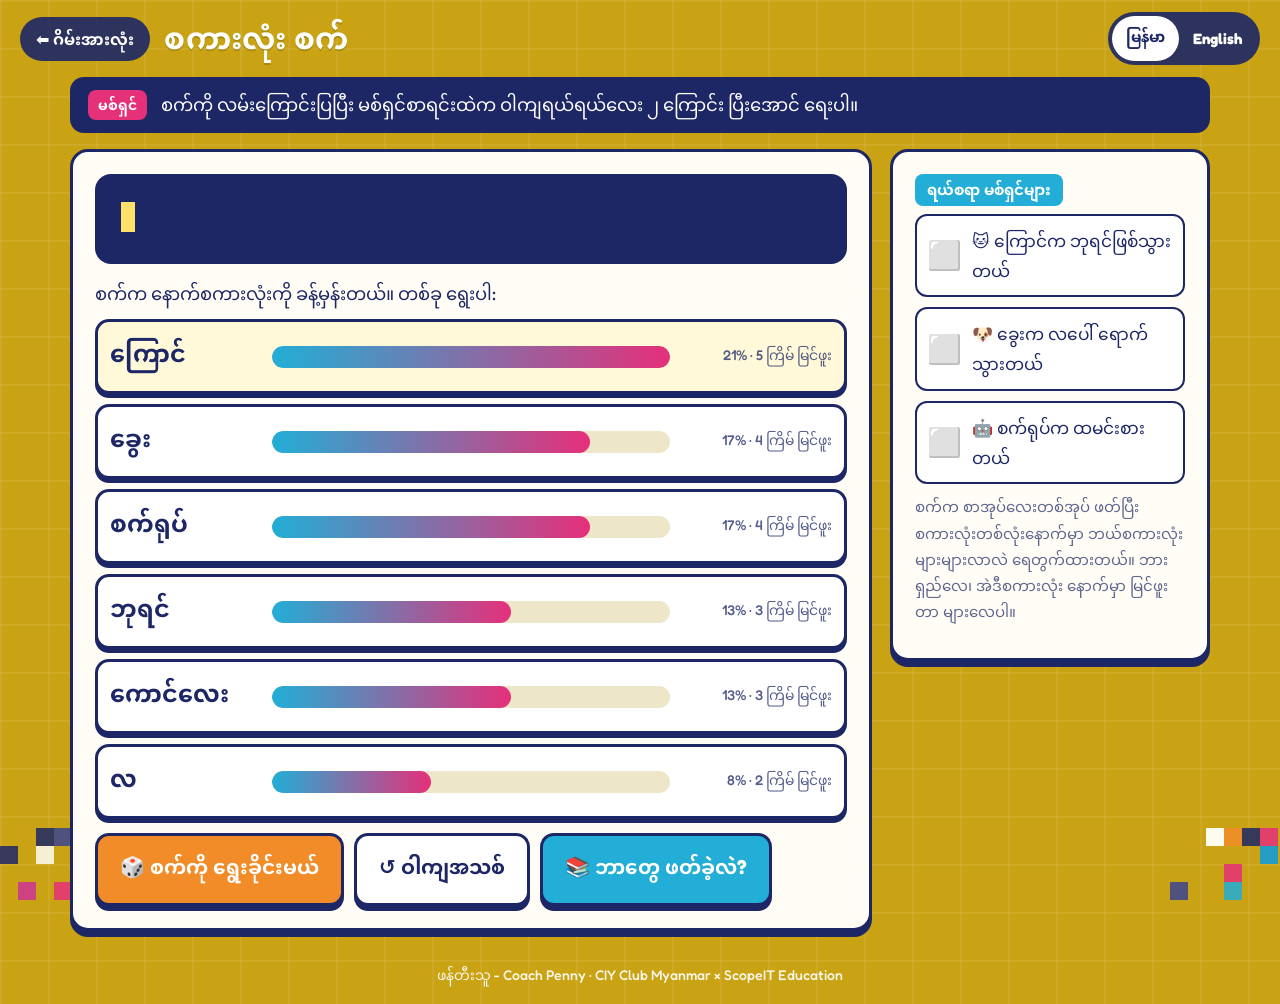
<file: word-machine.html>
<!doctype html>
<html lang="my">
<head>
<meta charset="utf-8">
<meta name="viewport" content="width=device-width,initial-scale=1">
<title>The Word Machine</title>
<link rel="stylesheet" href="assets/common.css">
<style>
  .layout{display:grid;grid-template-columns:1fr 320px;gap:18px;align-items:start}
  @media (max-width:900px){.layout{grid-template-columns:1fr}}
  .sentence{background:var(--ink);color:#fff;border-radius:16px;padding:18px 20px;font-size:30px;min-height:90px;line-height:1.5;margin-bottom:14px}
  .sentence .w{display:inline-block;animation:pop .25s}
  .sentence .cur{display:inline-block;width:14px;height:30px;background:#FFE16A;vertical-align:middle;margin-left:6px;animation:blink 1s infinite}
  @keyframes blink{50%{opacity:0}}
  .ask{font-size:18px;margin:6px 0 10px}
  .choices{display:flex;flex-direction:column;gap:10px}
  .choice{display:grid;grid-template-columns:150px 1fr 150px;align-items:center;gap:12px;border:3px solid var(--ink);border-radius:14px;background:#fff;
    padding:8px 12px;cursor:pointer;font-family:inherit;color:var(--ink);text-align:left;box-shadow:0 4px 0 var(--ink)}
  .choice:active{transform:translateY(3px);box-shadow:0 1px 0 var(--ink)}
  .choice .word{font-size:24px;font-weight:700}
  .choice .bar{height:22px;background:#EEE6C8;border-radius:999px;overflow:hidden}
  .choice .bar i{display:block;height:100%;background:linear-gradient(90deg,var(--cyan),var(--pink));border-radius:999px;transition:width .4s}
  .choice .cnt{font-size:14px;text-align:right;opacity:.75}
  .choice.top{background:#FFF8D9}
  .tools{display:flex;gap:10px;flex-wrap:wrap;margin-top:14px}
  .ms{display:flex;gap:10px;align-items:center;border:2px solid var(--ink);border-radius:12px;padding:10px;margin-bottom:10px;background:#fff;font-size:17px}
  .ms .box{font-size:28px}
  .ms.done{background:#E6F8EE;border-color:var(--green)}
  .book{position:fixed;inset:0;background:rgba(29,39,102,.8);display:none;align-items:center;justify-content:center;z-index:40;padding:20px}
  .book.show{display:flex}
  .book .card{background:var(--paper);border:4px solid var(--ink);border-radius:20px;max-width:640px;width:100%;max-height:80vh;overflow:auto;padding:22px}
  .book li{font-size:18px;margin:4px 0}
  .done-line{background:#E6F8EE;border:2px solid var(--green);border-radius:12px;padding:10px 14px;font-size:18px;margin-top:12px}
</style>
</head>
<body>
<div class="wrap">
  <div class="mission"><span class="tag" data-t="mission"></span><span data-t="missionText"></span></div>
  <div class="layout">
    <div class="panel">
      <div class="sentence" id="sentence"></div>
      <div class="ask" data-t="askNext"></div>
      <div class="choices" id="choices"></div>
      <div id="doneLine"></div>
      <div class="tools">
        <button class="btn orange" id="auto" data-t="auto"></button>
        <button class="btn" id="restart" data-t="restart"></button>
        <button class="btn cyan" id="openBook" data-t="bookBtn"></button>
      </div>
    </div>
    <div class="panel">
      <span class="step-label" data-t="msLabel"></span>
      <div id="missions"></div>
      <p class="muted" style="font-size:15px" data-t="howItWorks"></p>
    </div>
  </div>
</div>

<div class="book" id="book"><div class="card">
  <h2 data-t="bookTitle"></h2>
  <p data-t="bookSub"></p>
  <ol id="bookList"></ol>
  <button class="btn pink" id="closeBook">✕</button>
</div></div>

<script src="assets/common.js"></script>
<script>
const T = {
  title: { en: "The Word Machine", my: "စကားလုံး စက်" },
  missionText: { en: "Steer the machine to finish 2 silly sentences from the mission list.",
                 my: "စက်ကို လမ်းကြောင်းပြပြီး မစ်ရှင်စာရင်းထဲက ဝါကျရယ်ရယ်လေး ၂ ကြောင်း ပြီးအောင် ရေးပါ။" },
  askNext: { en: "The machine guesses the next word. Pick one:", my: "စက်က နောက်စကားလုံးကို ခန့်မှန်းတယ်။ တစ်ခု ရွေးပါ:" },
  auto: { en: "🎲 Let the machine choose", my: "🎲 စက်ကို ရွေးခိုင်းမယ်" },
  restart: { en: "↺ New sentence", my: "↺ ဝါကျအသစ်" },
  bookBtn: { en: "📚 What did it read?", my: "📚 ဘာတွေ ဖတ်ခဲ့လဲ?" },
  msLabel: { en: "SILLY MISSIONS", my: "ရယ်စရာ မစ်ရှင်များ" },
  howItWorks: { en: "The machine read a small book and counted which word usually comes after each word. Bigger bar = it saw that word next more often.",
                my: "စက်က စာအုပ်လေးတစ်အုပ် ဖတ်ပြီး စကားလုံးတစ်လုံးနောက်မှာ ဘယ်စကားလုံး များများလာလဲ ရေတွက်ထားတယ်။ ဘားရှည်လေ၊ အဲဒီစကားလုံး နောက်မှာ မြင်ဖူးတာ များလေပါ။" },
  bookTitle: { en: "📚 The machine's whole book", my: "📚 စက်ရဲ့ စာအုပ်တစ်အုပ်လုံး" },
  bookSub: { en: "This is everything it learned from. Real AI reads billions of sentences, but the idea is the same: count, then guess.",
             my: "ဒါ သူသင်ယူခဲ့သမျှ အားလုံးပါ။ AI အစစ်တွေက ဝါကျ သန်းပေါင်းများစွာ ဖတ်တယ်၊ ဒါပေမဲ့ အိုင်ဒီယာက အတူတူပဲ: ရေတွက်ပြီး ခန့်မှန်းတယ်။" }
};

const BOOK = {
  en: `the cat sat on the mat .
the cat ate a fish .
the cat became the king .
the king wore a big crown .
the king ate rice with the robot .
the dog ran to the park .
the dog jumped over the moon .
the moon is big and bright .
the robot ate rice .
the robot can sing a song .
a fish swam in the river .
a big dog sat in the park .
the girl saw the moon .
the boy ate rice and fish .
the girl gave the cat a fish .
the king was very happy .
the robot was very happy .
the cat was very sleepy .
the boy and the girl ran to the river .
the dog can sing .
the moon was very happy .
a robot became a king .
the boy saw a big robot .
the girl can fly to the moon .
the cat can fly .`,
  my: `ကြောင် က ဖျာ ပေါ် မှာ ထိုင် တယ် ။
ကြောင် က ငါး စား တယ် ။
ကြောင် က ဘုရင် ဖြစ် သွား တယ် ။
ဘုရင် က သရဖူ ကြီး ဆောင်း တယ် ။
ဘုရင် က စက်ရုပ် နဲ့ ထမင်း စား တယ် ။
ခွေး က ပန်းခြံ ကို ပြေး တယ် ။
ခွေး က လ ပေါ် ကို ခုန် တယ် ။
လ က ကြီး ပြီး လင်း တယ် ။
စက်ရုပ် က ထမင်း စား တယ် ။
စက်ရုပ် က သီချင်း ဆို တယ် ။
ငါး က မြစ် ထဲ မှာ ကူး တယ် ။
ခွေး ကြီး က ပန်းခြံ ထဲ မှာ ထိုင် တယ် ။
ကောင်မလေး က လ ကို မြင် တယ် ။
ကောင်လေး က ထမင်း နဲ့ ငါး စား တယ် ။
ဘုရင် က အရမ်း ပျော် တယ် ။
စက်ရုပ် က အရမ်း ပျော် တယ် ။
ကြောင် က အရမ်း အိပ်ချင် တယ် ။
ကောင်လေး နဲ့ ကောင်မလေး က မြစ် ကို ပြေး တယ် ။
ခွေး က သီချင်း ဆို တယ် ။
လ က အရမ်း ပျော် တယ် ။
စက်ရုပ် က ဘုရင် ဖြစ် သွား တယ် ။
ကောင်လေး က စက်ရုပ် ကြီး ကို မြင် တယ် ။
ကောင်မလေး က လ ပေါ် ကို ပျံ တယ် ။
ကြောင် က ပျံ တယ် ။`
};
const END = { en: ".", my: "။" };

const MISSIONS = [
  { words: { en: ["cat", "king"], my: ["ကြောင်", "ဘုရင်"] }, text: { en: "🐱 The cat becomes king", my: "🐱 ကြောင်က ဘုရင်ဖြစ်သွားတယ်" } },
  { words: { en: ["dog", "moon"], my: ["ခွေး", "လ"] }, text: { en: "🐶 The dog goes to the moon", my: "🐶 ခွေးက လပေါ် ရောက်သွားတယ်" } },
  { words: { en: ["robot", "rice"], my: ["စက်ရုပ်", "ထမင်း"] }, text: { en: "🤖 The robot eats rice", my: "🤖 စက်ရုပ်က ထမင်းစားတယ်" } }
];
const NEED = 2;

let model, words = [], done = new Set();

function buildModel() {
  const next = {}; const START = "<s>";
  BOOK[LANG].trim().split("\n").forEach(line => {
    const toks = [START, ...line.trim().split(/\s+/)];
    for (let i = 0; i < toks.length - 1; i++) {
      next[toks[i]] = next[toks[i]] || {};
      next[toks[i]][toks[i + 1]] = (next[toks[i]][toks[i + 1]] || 0) + 1;
    }
  });
  return next;
}
function options() {
  const last = words.length ? words[words.length - 1] : "<s>";
  const counts = model[last] || {};
  const total = Object.values(counts).reduce((a, b) => a + b, 0);
  return Object.entries(counts).map(([w, c]) => ({ w, c, p: c / total })).sort((a, b) => b.c - a.c).slice(0, 6);
}
function joinWords(ws) {
  return LANG === "my" ? ws.join("") : ws.join(" ").replace(" .", ".");
}

function draw() {
  const s = document.getElementById("sentence");
  const finished = words.length && words[words.length - 1] === END[LANG];
  s.innerHTML = words.map((w, i) => `<span class="${i === words.length - 1 ? "w" : ""}">${LANG === "my" ? w : w + " "}</span>`).join("") + (finished ? "" : '<span class="cur"></span>');
  const box = document.getElementById("choices");
  box.innerHTML = "";
  if (finished) return;
  const opts = options();
  const maxP = opts.length ? opts[0].p : 1;
  opts.forEach((o, i) => {
    const b = document.createElement("button");
    b.className = "choice" + (i === 0 ? " top" : "");
    const label = o.w === END[LANG] ? L({ en: "(end) .", my: "(ဆုံး) ။" }) : o.w;
    b.innerHTML = `<span class="word">${label}</span><span class="bar"><i style="width:${Math.round(o.p / maxP * 100)}%"></i></span>
      <span class="cnt">${Math.round(o.p * 100)}% · ${L({ en: `seen ${o.c}×`, my: `${o.c} ကြိမ် မြင်ဖူး` })}</span>`;
    b.onclick = () => add(o.w);
    box.appendChild(b);
  });
  document.getElementById("auto").disabled = finished;
}
function drawMissions() {
  document.getElementById("missions").innerHTML = MISSIONS.map((m, i) =>
    `<div class="ms ${done.has(i) ? "done" : ""}"><span class="box">${done.has(i) ? "✅" : "⬜"}</span><span>${L(m.text)}</span></div>`).join("");
}

function add(w) {
  words.push(w);
  if (words.length > 18 && w !== END[LANG]) words.push(END[LANG]);
  draw();
  if (words[words.length - 1] === END[LANG]) finish();
}
function finish() {
  const line = document.getElementById("doneLine");
  let hit = -1;
  MISSIONS.forEach((m, i) => {
    if (!done.has(i) && m.words[LANG].every(x => words.includes(x))) { done.add(i); hit = i; }
  });
  drawMissions();
  line.innerHTML = `<div class="done-line">${hit >= 0
    ? L({ en: "⭐ Mission sentence done!", my: "⭐ မစ်ရှင် ဝါကျ ပြီးပြီ!" })
    : L({ en: "Funny sentence! Press “New sentence” and try a mission.", my: "ရယ်စရာ ဝါကျပဲ! “ဝါကျအသစ်” နှိပ်ပြီး မစ်ရှင်တစ်ခု စမ်းကြည့်ပါ။" })}</div>`;
  document.getElementById("auto").disabled = true;
  if (done.size >= NEED) setTimeout(() => showWin("word", {
    en: "AI that writes text doesn't understand stories like you do. It counts which words usually come next, then picks one. That's why it can write smart sentences and silly ones too.",
    my: "စာရေးတဲ့ AI က ပုံပြင်ကို သင့်လို နားမလည်ဘူး။ ဘယ်စကားလုံး များသောအားဖြင့် နောက်လာလဲ ရေတွက်ပြီး တစ်ခု ရွေးတာ။ ဒါကြောင့် ဝါကျကောင်းတွေရော ရယ်စရာ ဝါကျတွေရော ရေးနိုင်တာပါ။"
  }, "🔤"), 1200);
}
function restart() {
  words = [];
  document.getElementById("doneLine").innerHTML = "";
  document.getElementById("auto").disabled = false;
  draw();
}

document.getElementById("auto").onclick = () => {
  const opts = options(); let r = Math.random(), acc = 0;
  for (const o of opts) { acc += o.p; if (r <= acc) return add(o.w); }
  add(opts[0].w);
};
document.getElementById("restart").onclick = restart;
document.getElementById("openBook").onclick = () => {
  document.getElementById("bookList").innerHTML = BOOK[LANG].trim().split("\n").map(l => `<li>${joinWords(l.trim().split(/\s+/))}</li>`).join("");
  document.getElementById("book").classList.add("show");
};
document.getElementById("closeBook").onclick = () => document.getElementById("book").classList.remove("show");

function init() { model = buildModel(); drawMissions(); restart(); }
buildTopbar(T, "title", init);
init();
</script>
</body>
</html>
</file>
<file: assets/common.css>
@font-face{font-family:"Fredoka";src:url(fonts/fredoka-latin-500-normal.woff2) format("woff2");font-weight:500;font-display:swap}
@font-face{font-family:"Fredoka";src:url(fonts/fredoka-latin-700-normal.woff2) format("woff2");font-weight:700;font-display:swap}
@font-face{font-family:"NotoMM";src:url(fonts/noto-sans-myanmar-myanmar-400-normal.woff2) format("woff2");font-weight:400;font-display:swap}
@font-face{font-family:"NotoMM";src:url(fonts/noto-sans-myanmar-myanmar-700-normal.woff2) format("woff2");font-weight:700;font-display:swap}

:root{
  --mustard:#C9A314;
  --mustard-deep:#A8870C;
  --ink:#1D2766;
  --ink-soft:#3A4590;
  --pink:#E5307A;
  --cyan:#22AED6;
  --green:#3BB273;
  --orange:#F28C28;
  --red:#E04343;
  --paper:#FFFDF5;
  --cream:#FFF3C4;
  --line:#1D2766;
  --radius:18px;
  --font:"Fredoka","NotoMM","Pyidaungsu","Myanmar Text","Noto Sans Myanmar","Padauk",system-ui,sans-serif;
}
*{box-sizing:border-box}
html,body{margin:0;height:100%}
body{
  font-family:var(--font);font-weight:500;color:var(--ink);
  background:var(--mustard);
  background-image:
    linear-gradient(rgba(255,255,255,.07) 2px,transparent 2px),
    linear-gradient(90deg,rgba(255,255,255,.07) 2px,transparent 2px);
  background-size:48px 48px;
  min-height:100vh;
  -webkit-font-smoothing:antialiased;
}
body[data-lang="my"]{line-height:1.75}
button{font-family:inherit}

/* ---------- top bar ---------- */
.topbar{display:flex;align-items:center;gap:14px;padding:12px 20px;color:#fff}
.topbar .home{display:inline-flex;align-items:center;gap:8px;background:rgba(29,39,102,.9);color:#fff;text-decoration:none;
  padding:8px 16px;border-radius:999px;font-weight:700;font-size:16px}
.topbar .home:hover{background:var(--ink)}
.topbar h1{margin:0;font-size:clamp(20px,2.6vw,30px);font-weight:700;letter-spacing:.3px;text-shadow:0 2px 0 rgba(0,0,0,.15);flex:1}
.lang{display:inline-flex;background:rgba(29,39,102,.9);border-radius:999px;padding:4px}
.lang button{border:0;background:transparent;color:#fff;font-weight:700;font-size:15px;padding:6px 14px;border-radius:999px;cursor:pointer}
.lang button.on{background:#fff;color:var(--ink)}

/* ---------- layout ---------- */
.wrap{max-width:1180px;margin:0 auto;padding:0 20px 28px}
.panel{background:var(--paper);border:3px solid var(--line);border-radius:var(--radius);box-shadow:0 6px 0 var(--ink);padding:22px}
.mission{display:flex;gap:14px;align-items:center;background:var(--ink);color:#fff;border-radius:14px;padding:12px 18px;margin-bottom:16px;font-size:18px}
.mission .tag{background:var(--pink);border-radius:8px;padding:3px 10px;font-weight:700;font-size:14px;white-space:nowrap}
.step-label{display:inline-block;background:var(--cyan);color:#fff;font-weight:700;border-radius:8px;padding:3px 12px;font-size:15px;margin-bottom:8px}
h2{margin:0 0 8px;font-size:26px}
p{margin:0 0 10px;font-size:18px}

/* ---------- buttons ---------- */
.btn{display:inline-flex;align-items:center;justify-content:center;gap:8px;border:3px solid var(--line);border-radius:14px;
  background:#fff;color:var(--ink);font-size:20px;font-weight:700;padding:12px 22px;cursor:pointer;
  box-shadow:0 5px 0 var(--ink);transition:transform .06s, box-shadow .06s}
.btn:active{transform:translateY(4px);box-shadow:0 1px 0 var(--ink)}
.btn:disabled{opacity:.45;cursor:not-allowed;transform:none;box-shadow:0 5px 0 var(--ink)}
.btn.pink{background:var(--pink);color:#fff}
.btn.cyan{background:var(--cyan);color:#fff}
.btn.green{background:var(--green);color:#fff}
.btn.orange{background:var(--orange);color:#fff}
.btn.ink{background:var(--ink);color:#fff;border-color:var(--ink)}
.btn.big{font-size:24px;padding:16px 30px}
.btn.small{font-size:16px;padding:8px 14px;box-shadow:0 3px 0 var(--ink)}

/* ---------- pixel decoration ---------- */
.pixels{position:fixed;pointer-events:none;z-index:0}
.pixels i{position:absolute;width:18px;height:18px}
.wrap,.topbar{position:relative;z-index:1}

/* ---------- win overlay ---------- */
.win{position:fixed;inset:0;background:rgba(29,39,102,.82);display:none;align-items:center;justify-content:center;z-index:50;padding:20px}
.win.show{display:flex}
.win .card{background:var(--paper);border:4px solid var(--ink);border-radius:24px;box-shadow:0 10px 0 var(--pink);max-width:560px;width:100%;
  text-align:center;padding:30px 26px;animation:pop .35s ease-out}
.win .card .big-emoji{font-size:64px;line-height:1}
.win h2{font-size:32px;margin:8px 0}
.win .learned{background:var(--cream);border-radius:12px;padding:12px 14px;font-size:18px;margin:12px 0 16px;text-align:left}
.win .codebox{background:var(--ink);color:#fff;border-radius:14px;padding:12px;margin:0 0 18px}
.win .codebox small{display:block;font-size:15px;opacity:.85}
.win .codebox b{display:block;font-size:44px;letter-spacing:4px;color:#FFE16A}
@keyframes pop{from{transform:scale(.7);opacity:0}to{transform:scale(1);opacity:1}}

.confetti{position:fixed;top:-20px;width:12px;height:12px;z-index:60;pointer-events:none;animation:fall linear forwards}
@keyframes fall{to{transform:translateY(110vh) rotate(720deg)}}

.hidden{display:none !important}
.center{text-align:center}
.row{display:flex;gap:12px;flex-wrap:wrap;align-items:center}
.muted{opacity:.7}

.promo-line{background:var(--cream);border:2px dashed var(--pink);border-radius:12px;padding:10px 12px;font-size:17px;margin:0 0 16px}
.promo-line small{display:block;font-size:14px;opacity:.75;margin-top:4px}
.credit{position:relative;z-index:1;text-align:center;color:#fff;font-size:14px;opacity:.9;padding:4px 0 16px}
</file>
